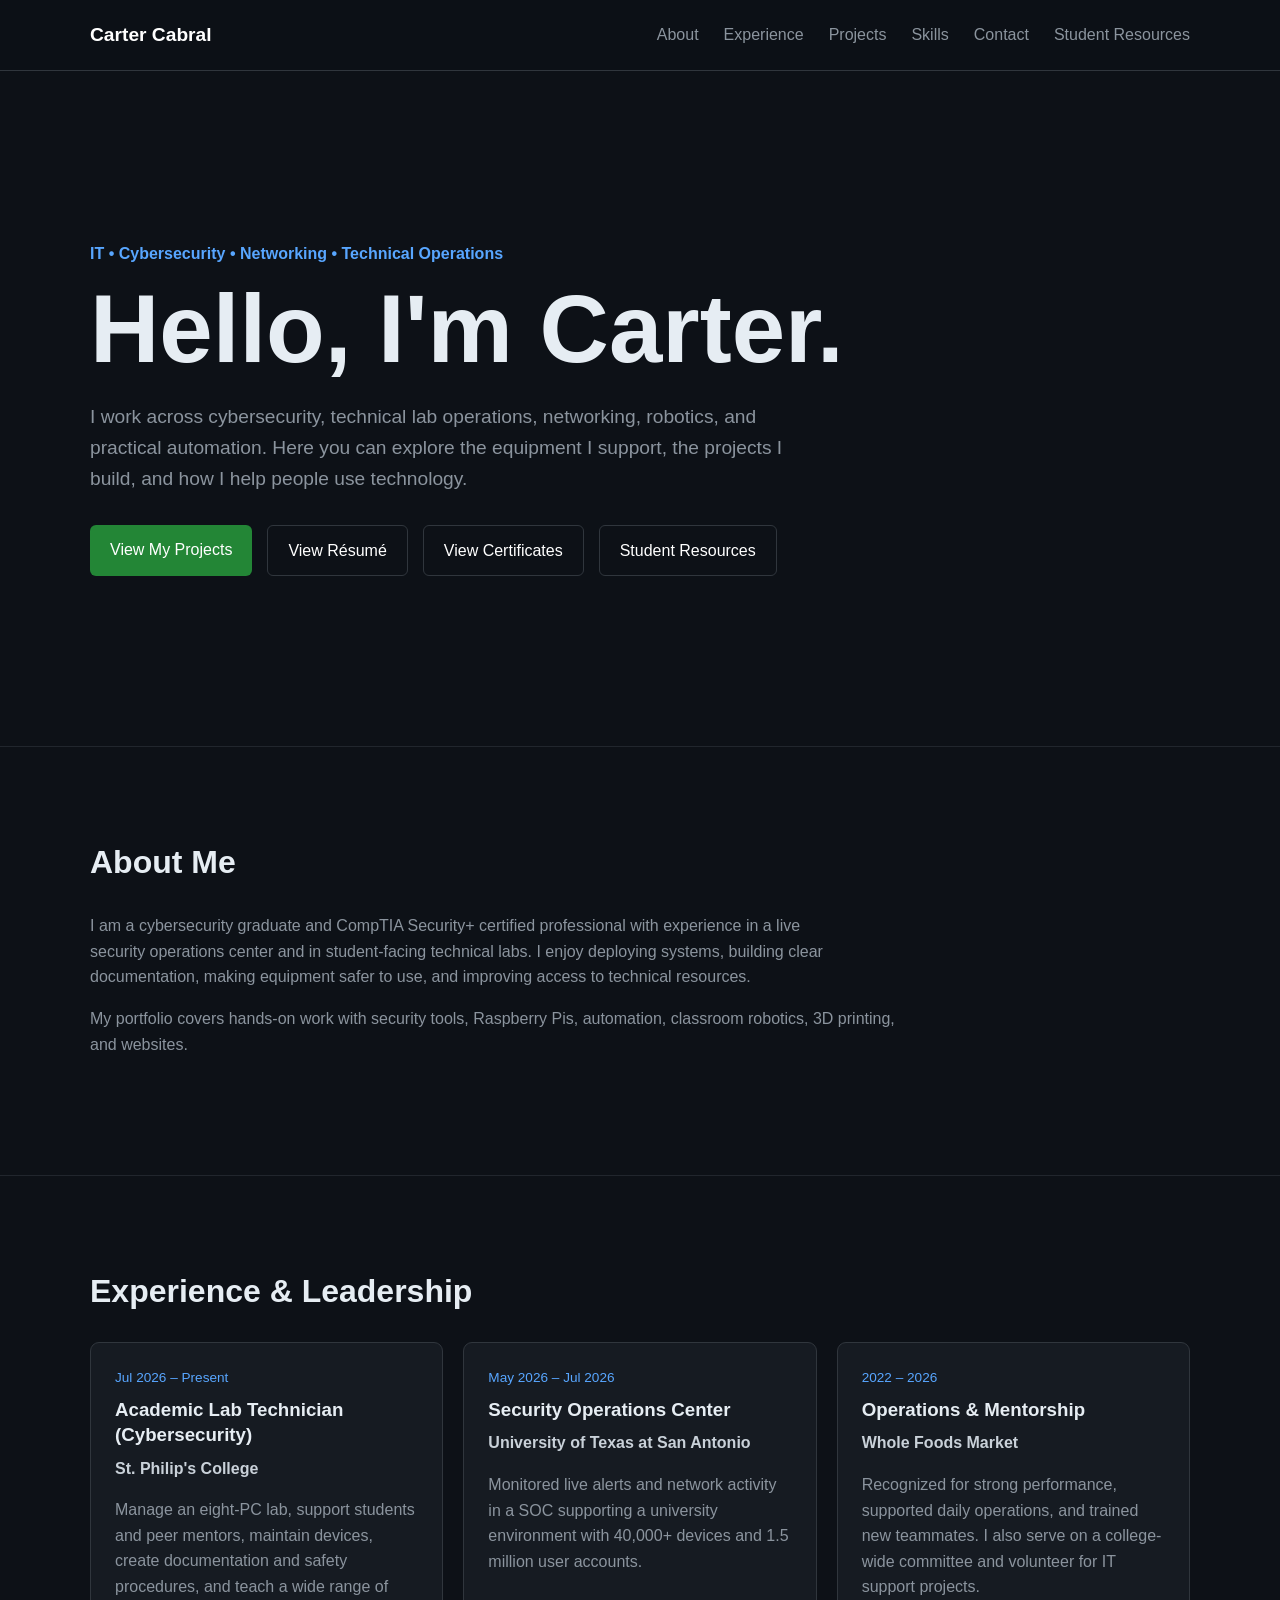
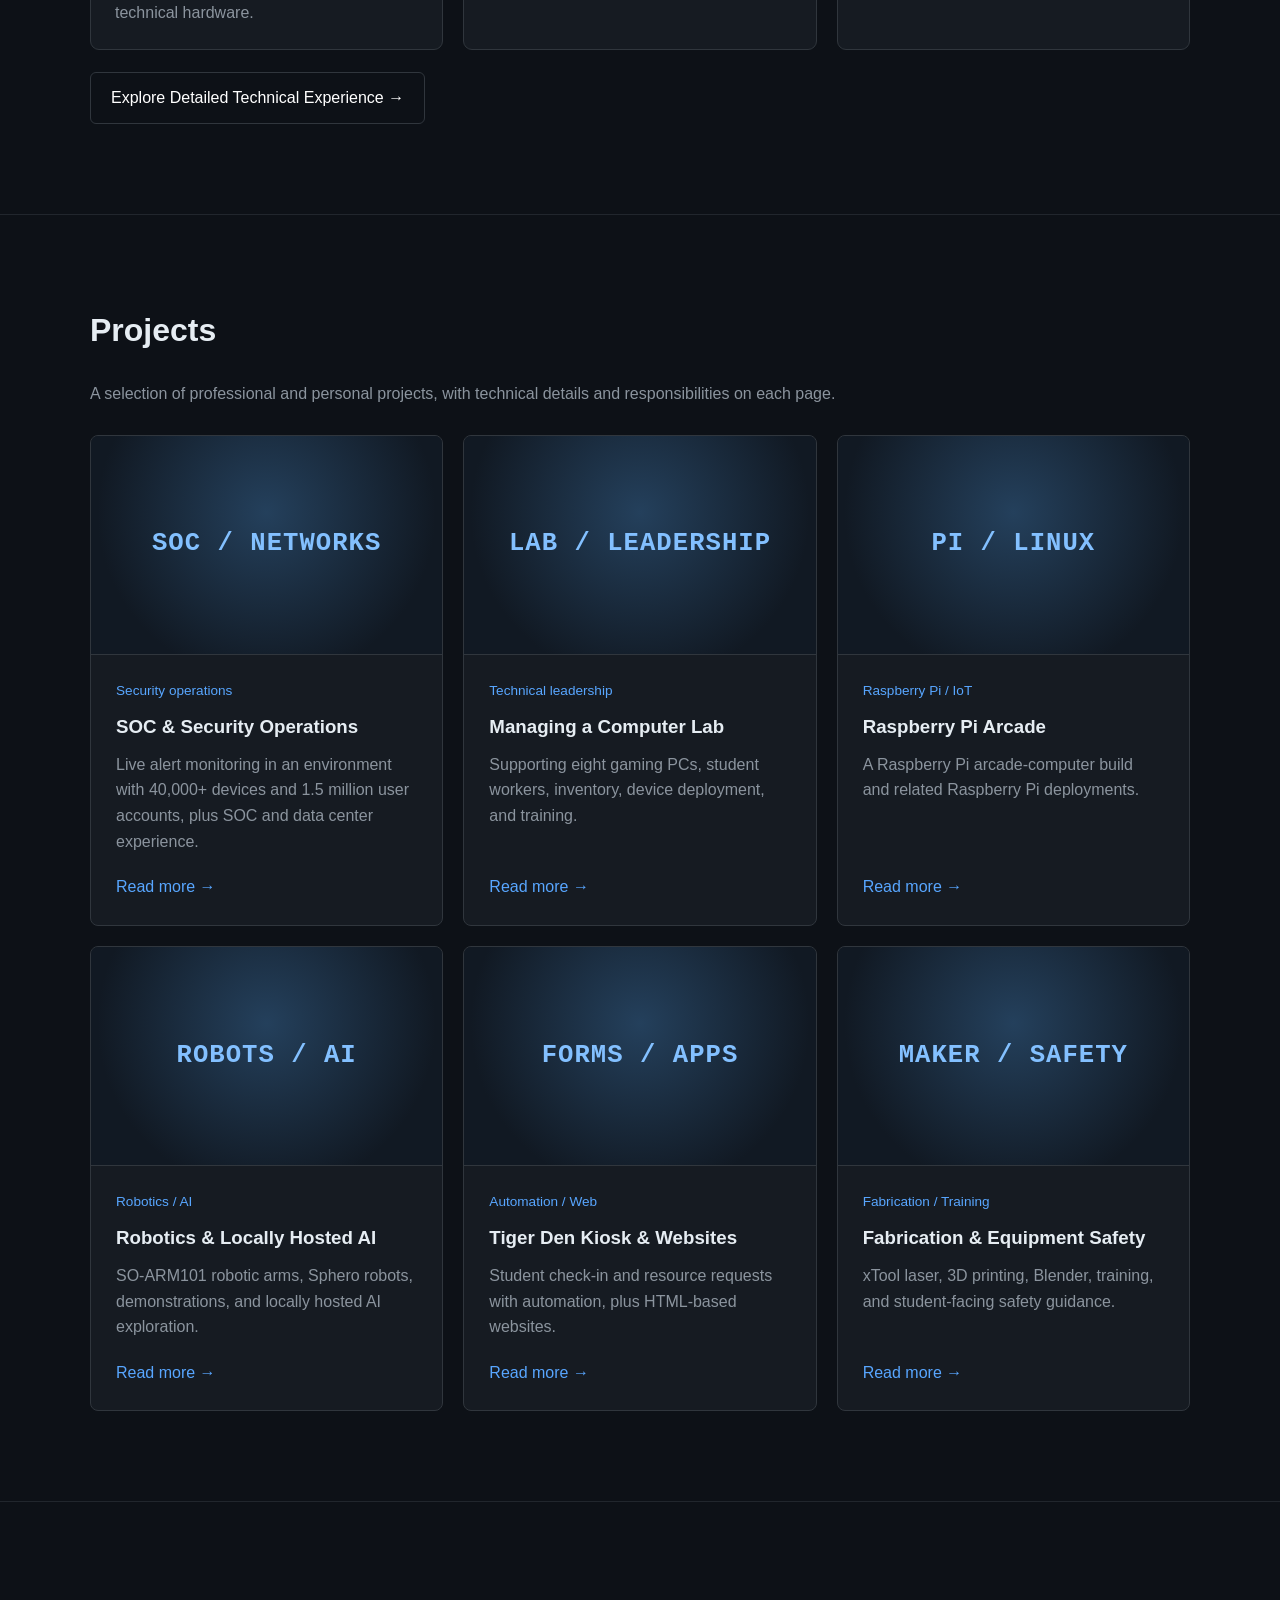
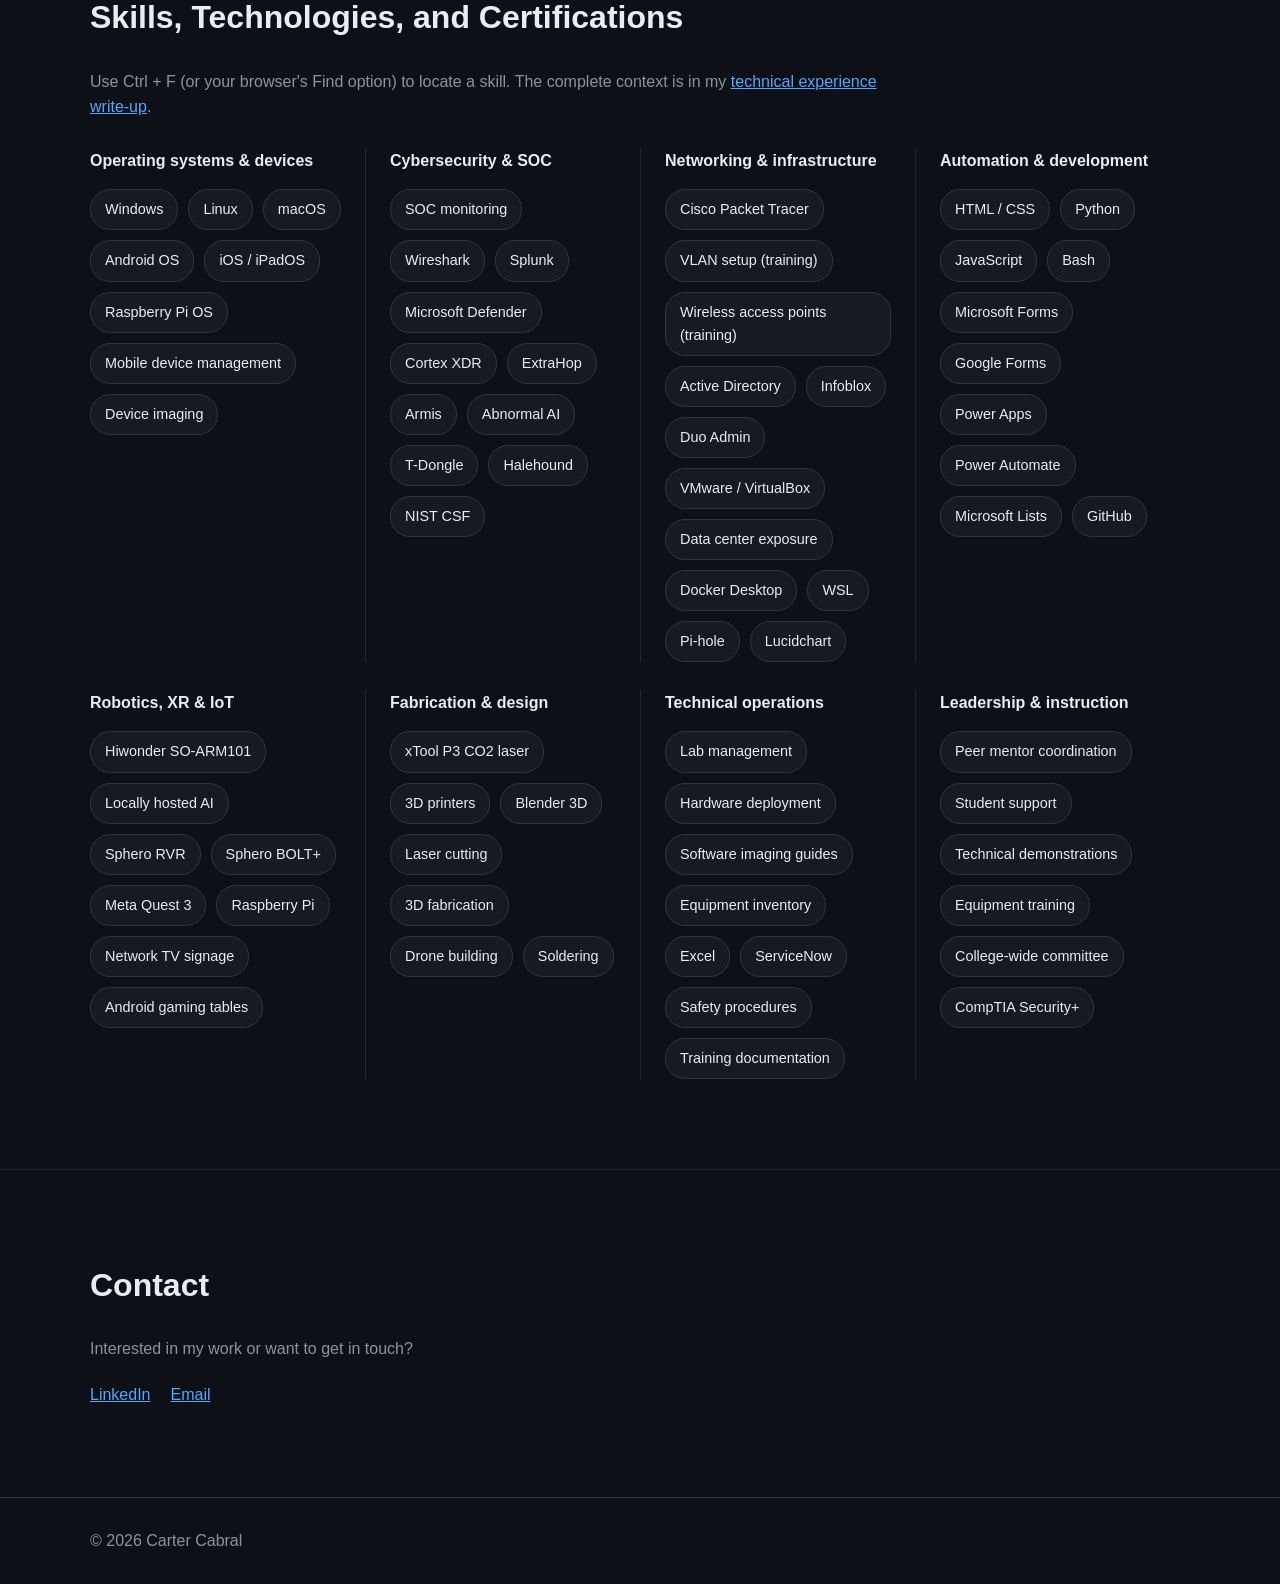
<file: index.html>
<!DOCTYPE html>
<html lang="en"><head><meta charset="utf-8"><meta name="viewport" content="width=device-width, initial-scale=1.0">
<meta name="description" content="Cybersecurity, lab operations, robotics, networking, and technical projects by Carter Cabral."><title>Portfolio | Carter Cabral</title>
<link rel="stylesheet" href="styles.css"><link rel="stylesheet" href="portfolio-enhancements.css">
</head><body><header><nav class="container" aria-label="Main navigation">
<a class="logo" href="#">Carter Cabral</a>
<div class="nav-links"><a href="#about">About</a><a href="#experience">Experience</a><a href="#projects">Projects</a><a href="#skills">Skills</a><a href="#contact">Contact</a><a class="student-resources-link" href="resources/">Student Resources</a></div>
</nav></header><main>
<section class="hero container">
<p class="eyebrow">IT • Cybersecurity • Networking • Technical Operations</p>
<h1>Hello, I'm Carter.</h1>
<p class="hero-description">I work across cybersecurity, technical lab operations, networking, robotics, and practical automation. Here you can explore the equipment I support, the projects I build, and how I help people use technology.</p>
<div class="hero-buttons"><a class="button primary" href="#projects">View My Projects</a>
<a class="button secondary" href="resources/pdf/Carter_Cabral_Resume_2026-11-26.pdf" target="_blank" rel="noopener">View Résumé</a>
<a class="button secondary" href="resources/pdf/List_of_Certificates.pdf" target="_blank" rel="noopener" >View Certificates</a>
<a class="button secondary student-resource-cta" href="resources/">Student Resources</a></div>
</section>
<section id="about" class="section"><div class="container"><h2>About Me</h2>
<p>I am a cybersecurity graduate and CompTIA Security+ certified professional with experience in a live security operations center and in student-facing technical labs. I enjoy deploying systems, building clear documentation, making equipment safer to use, and improving access to technical resources.</p>
<p class="section-support">My portfolio covers hands-on work with security tools, Raspberry Pis, automation, classroom robotics, 3D printing, and websites.</p></div></section>
<section id="experience" class="section"><div class="container"><h2>Experience &amp; Leadership</h2>
<div class="experience-card-grid">
<article class="experience-card"><p class="project-type">Jul 2026 – Present</p><h3>Academic Lab Technician (Cybersecurity)</h3><p class="experience-company">St. Philip's College</p><p>Manage an eight-PC lab, support students and peer mentors, maintain devices, create documentation and safety procedures, and teach a wide range of technical hardware.</p></article>
<article class="experience-card"><p class="project-type">May 2026 – Jul 2026</p><h3>Security Operations Center</h3><p class="experience-company">University of Texas at San Antonio</p><p>Monitored live alerts and network activity in a SOC supporting a university environment with 40,000+ devices and 1.5 million user accounts.</p></article>
<article class="experience-card"><p class="project-type">2022 – 2026</p><h3>Operations &amp; Mentorship</h3><p class="experience-company">Whole Foods Market</p><p>Recognized for strong performance, supported daily operations, and trained new teammates. I also serve on a college-wide committee and volunteer for IT support projects.</p></article>
</div><p class="experience-cta"><a class="button secondary" href="experience.html">Explore Detailed Technical Experience →</a></p></div></section>
<section id="projects" class="section"><div class="container"><h2>Projects</h2>
<p class="section-support">A selection of professional and personal projects, with technical details and responsibilities on each page.</p>
<div class="project-grid"><article class="project-card with-preview">
<div class="project-preview project-preview--text" aria-hidden="true"><span>SOC / NETWORKS</span></div>
<div class="project-card-body"><p class="project-type">Security operations</p><h3>SOC &amp; Security Operations</h3><p>Live alert monitoring in an environment with 40,000+ devices and 1.5 million user accounts, plus SOC and data center experience.</p><a href="projects/cybersecurity.html" aria-label="Read about SOC &amp; Security Operations">Read more →</a></div>
</article><article class="project-card with-preview">
<div class="project-preview project-preview--text" aria-hidden="true"><span>LAB / LEADERSHIP</span></div>
<div class="project-card-body"><p class="project-type">Technical leadership</p><h3>Managing a Computer Lab</h3><p>Supporting eight gaming PCs, student workers, inventory, device deployment, and training.</p><a href="projects/computer-lab.html" aria-label="Read about Managing a Computer Lab">Read more →</a></div>
</article><article class="project-card with-preview">
<div class="project-preview project-preview--text" aria-hidden="true"><span>PI / LINUX</span></div>
<div class="project-card-body"><p class="project-type">Raspberry Pi / IoT</p><h3>Raspberry Pi Arcade</h3><p>A Raspberry Pi arcade-computer build and related Raspberry Pi deployments.</p><a href="projects/raspberry-pi-arcade.html" aria-label="Read about Raspberry Pi Arcade">Read more →</a></div>
</article><article class="project-card with-preview">
<div class="project-preview project-preview--text" aria-hidden="true"><span>ROBOTS / AI</span></div>
<div class="project-card-body"><p class="project-type">Robotics / AI</p><h3>Robotics &amp; Locally Hosted AI</h3><p>SO-ARM101 robotic arms, Sphero robots, demonstrations, and locally hosted AI exploration.</p><a href="experience.html#robotics" aria-label="Read about Robotics &amp; Locally Hosted AI">Read more →</a></div>
</article><article class="project-card with-preview">
<div class="project-preview project-preview--text" aria-hidden="true"><span>FORMS / APPS</span></div>
<div class="project-card-body"><p class="project-type">Automation / Web</p><h3>Tiger Den Kiosk &amp; Websites</h3><p>Student check-in and resource requests with automation, plus HTML-based websites.</p><a href="experience.html#automation" aria-label="Read about Tiger Den Kiosk &amp; Websites">Read more →</a></div>
</article><article class="project-card with-preview">
<div class="project-preview project-preview--text" aria-hidden="true"><span>MAKER / SAFETY</span></div>
<div class="project-card-body"><p class="project-type">Fabrication / Training</p><h3>Fabrication &amp; Equipment Safety</h3><p>xTool laser, 3D printing, Blender, training, and student-facing safety guidance.</p><a href="experience.html#fabrication" aria-label="Read about Fabrication &amp; Equipment Safety">Read more →</a></div>
</article></div></div></section>
<section id="skills" class="section"><div class="container"><h2>Skills, Technologies, and Certifications</h2>
<p class="section-support">Use Ctrl + F (or your browser's Find option) to locate a skill. The complete context is in my <a href="experience.html">technical experience write-up</a>.</p>
<div class="skills-grid"><div class="skill-group"><h3>Operating systems &amp; devices</h3><ul class="skills"><li>Windows</li><li>Linux</li><li>macOS</li><li>Android OS</li><li>iOS / iPadOS</li><li>Raspberry Pi OS</li><li>Mobile device management</li><li>Device imaging</li></ul></div><div class="skill-group"><h3>Cybersecurity &amp; SOC</h3><ul class="skills"><li>SOC monitoring</li><li>Wireshark</li><li>Splunk</li><li>Microsoft Defender</li><li>Cortex XDR</li><li>ExtraHop</li><li>Armis</li><li>Abnormal AI</li><li>T-Dongle</li><li>Halehound</li><li>NIST CSF</li></ul></div><div class="skill-group"><h3>Networking &amp; infrastructure</h3><ul class="skills"><li>Cisco Packet Tracer</li><li>VLAN setup (training)</li><li>Wireless access points (training)</li><li>Active Directory</li><li>Infoblox</li><li>Duo Admin</li><li>VMware / VirtualBox</li><li>Data center exposure</li><li>Docker Desktop</li><li>WSL</li><li>Pi-hole</li><li>Lucidchart</li></ul></div><div class="skill-group"><h3>Automation &amp; development</h3><ul class="skills"><li>HTML / CSS</li><li>Python</li><li>JavaScript</li><li>Bash</li><li>Microsoft Forms</li><li>Google Forms</li><li>Power Apps</li><li>Power Automate</li><li>Microsoft Lists</li><li>GitHub</li></ul></div><div class="skill-group"><h3>Robotics, XR &amp; IoT</h3><ul class="skills"><li>Hiwonder SO-ARM101</li><li>Locally hosted AI</li><li>Sphero RVR</li><li>Sphero BOLT+</li><li>Meta Quest 3</li><li>Raspberry Pi</li><li>Network TV signage</li><li>Android gaming tables</li></ul></div><div class="skill-group"><h3>Fabrication &amp; design</h3><ul class="skills"><li>xTool P3 CO2 laser</li><li>3D printers</li><li>Blender 3D</li><li>Laser cutting</li><li>3D fabrication</li><li>Drone building</li><li>Soldering</li></ul></div><div class="skill-group"><h3>Technical operations</h3><ul class="skills"><li>Lab management</li><li>Hardware deployment</li><li>Software imaging guides</li><li>Equipment inventory</li><li>Excel</li><li>ServiceNow</li><li>Safety procedures</li><li>Training documentation</li></ul></div><div class="skill-group"><h3>Leadership &amp; instruction</h3><ul class="skills"><li>Peer mentor coordination</li><li>Student support</li><li>Technical demonstrations</li><li>Equipment training</li><li>College-wide committee</li><li>CompTIA Security+</li></ul></div></div></div></section>
<section id="contact" class="section"><div class="container"><h2>Contact</h2><p>Interested in my work or want to get in touch?</p><div class="contact-links"><a href="https://www.linkedin.com/in/carter-cabral-80427b279">LinkedIn</a><a href="#">Email</a></div></div></section>
</main><footer><div class="container"><p>© 2026 Carter Cabral</p></div></footer></body></html>
</file>
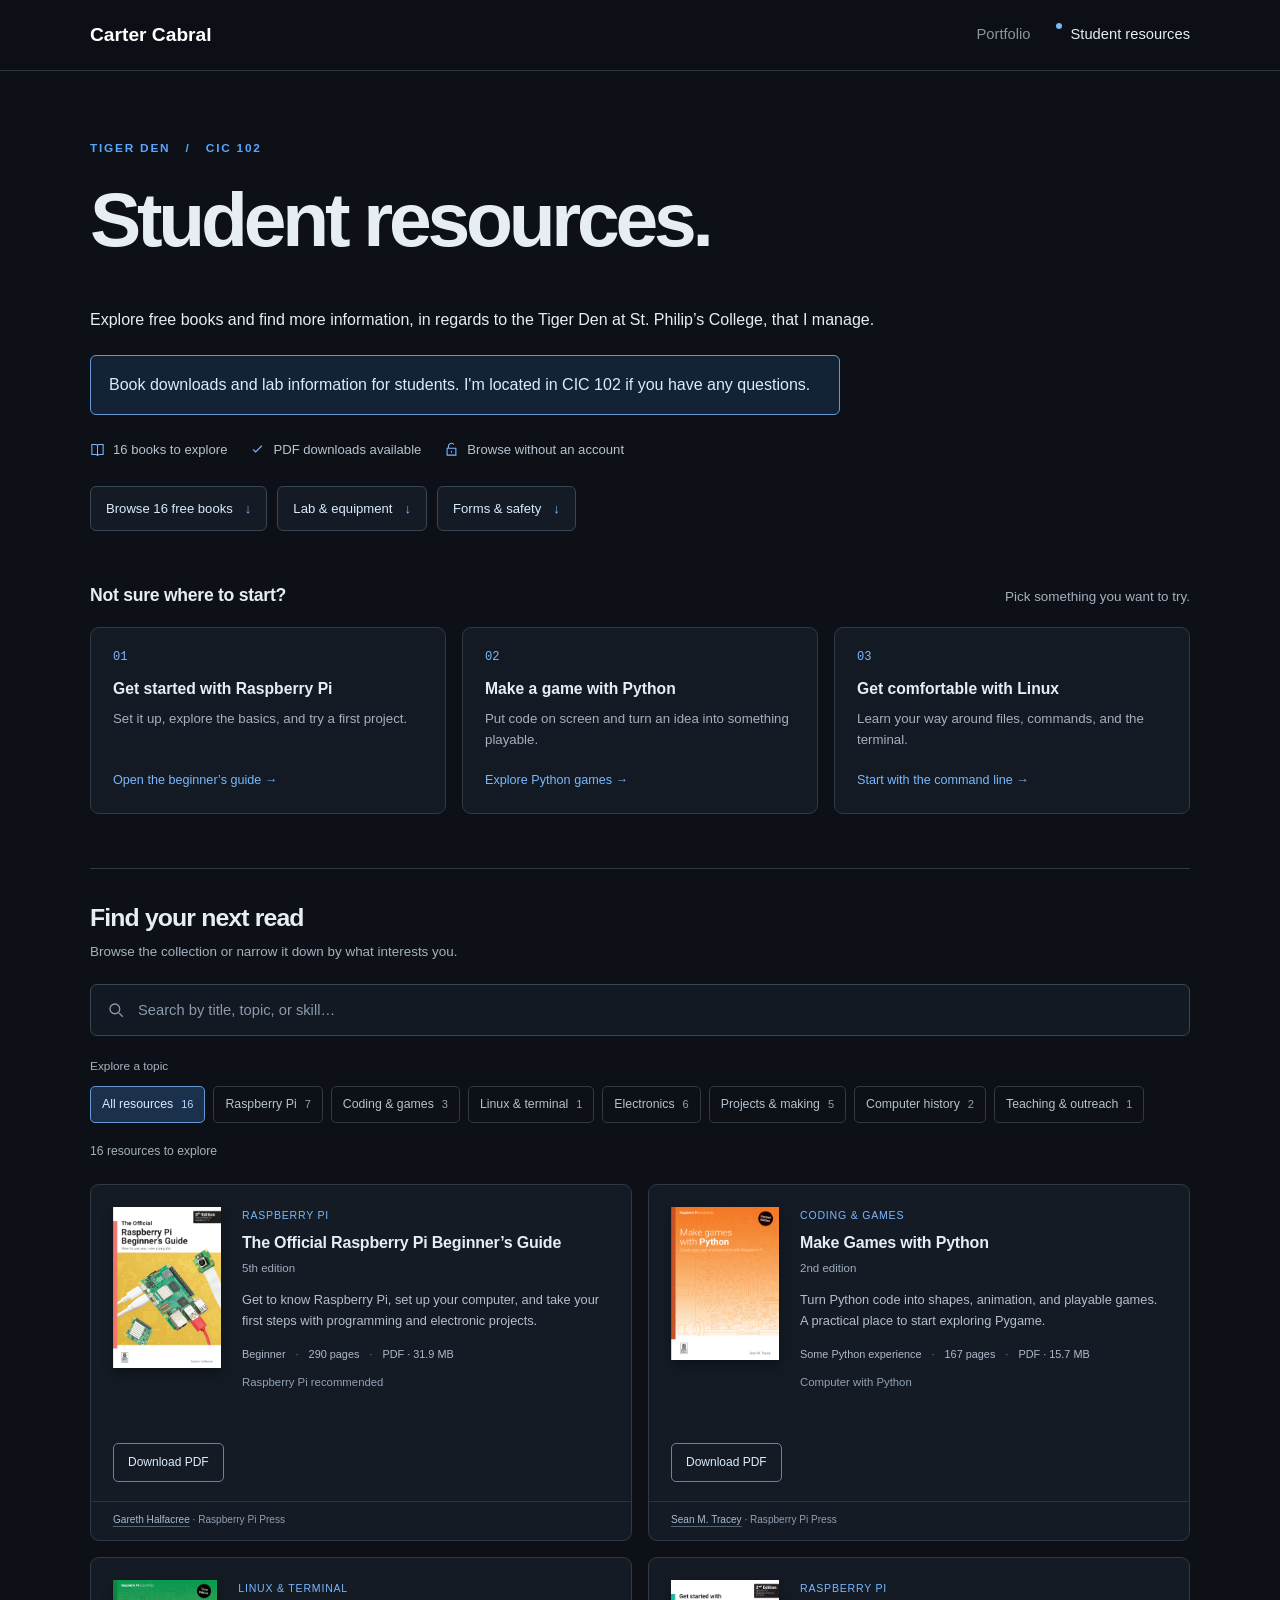
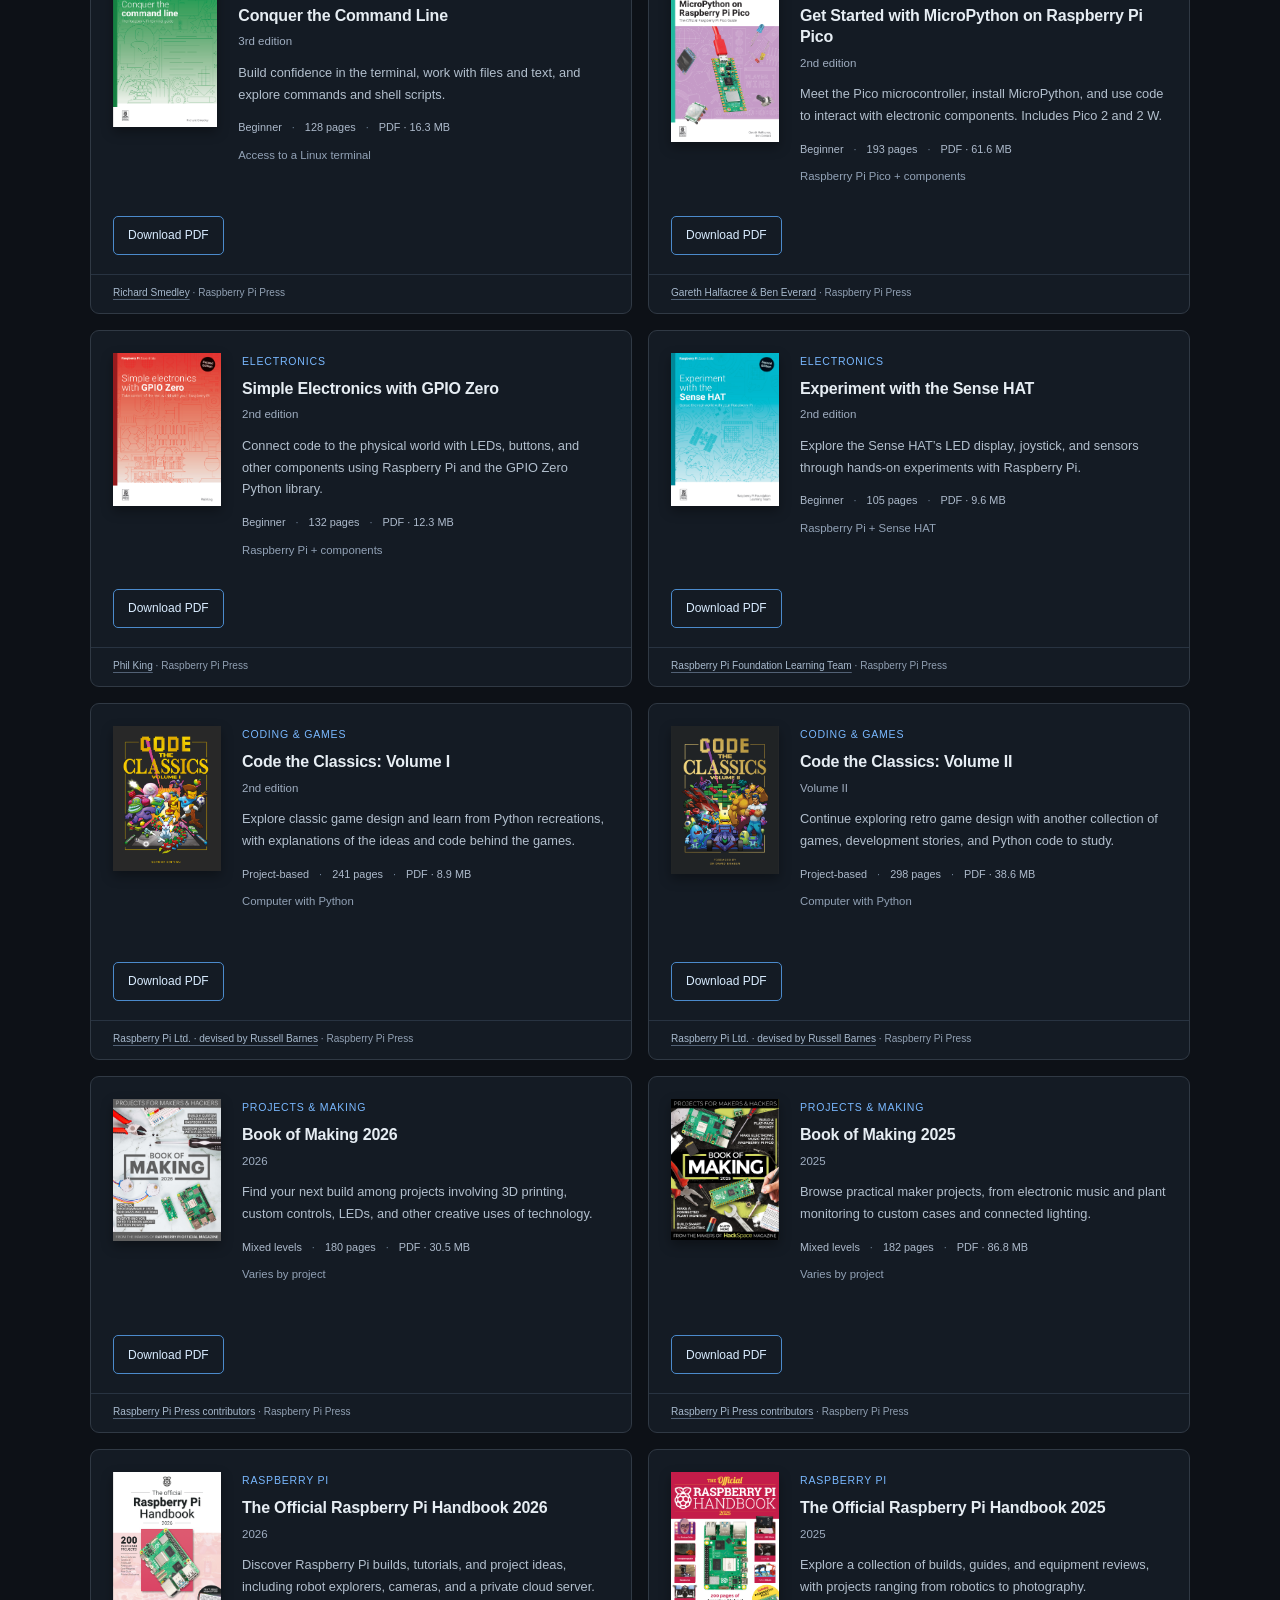
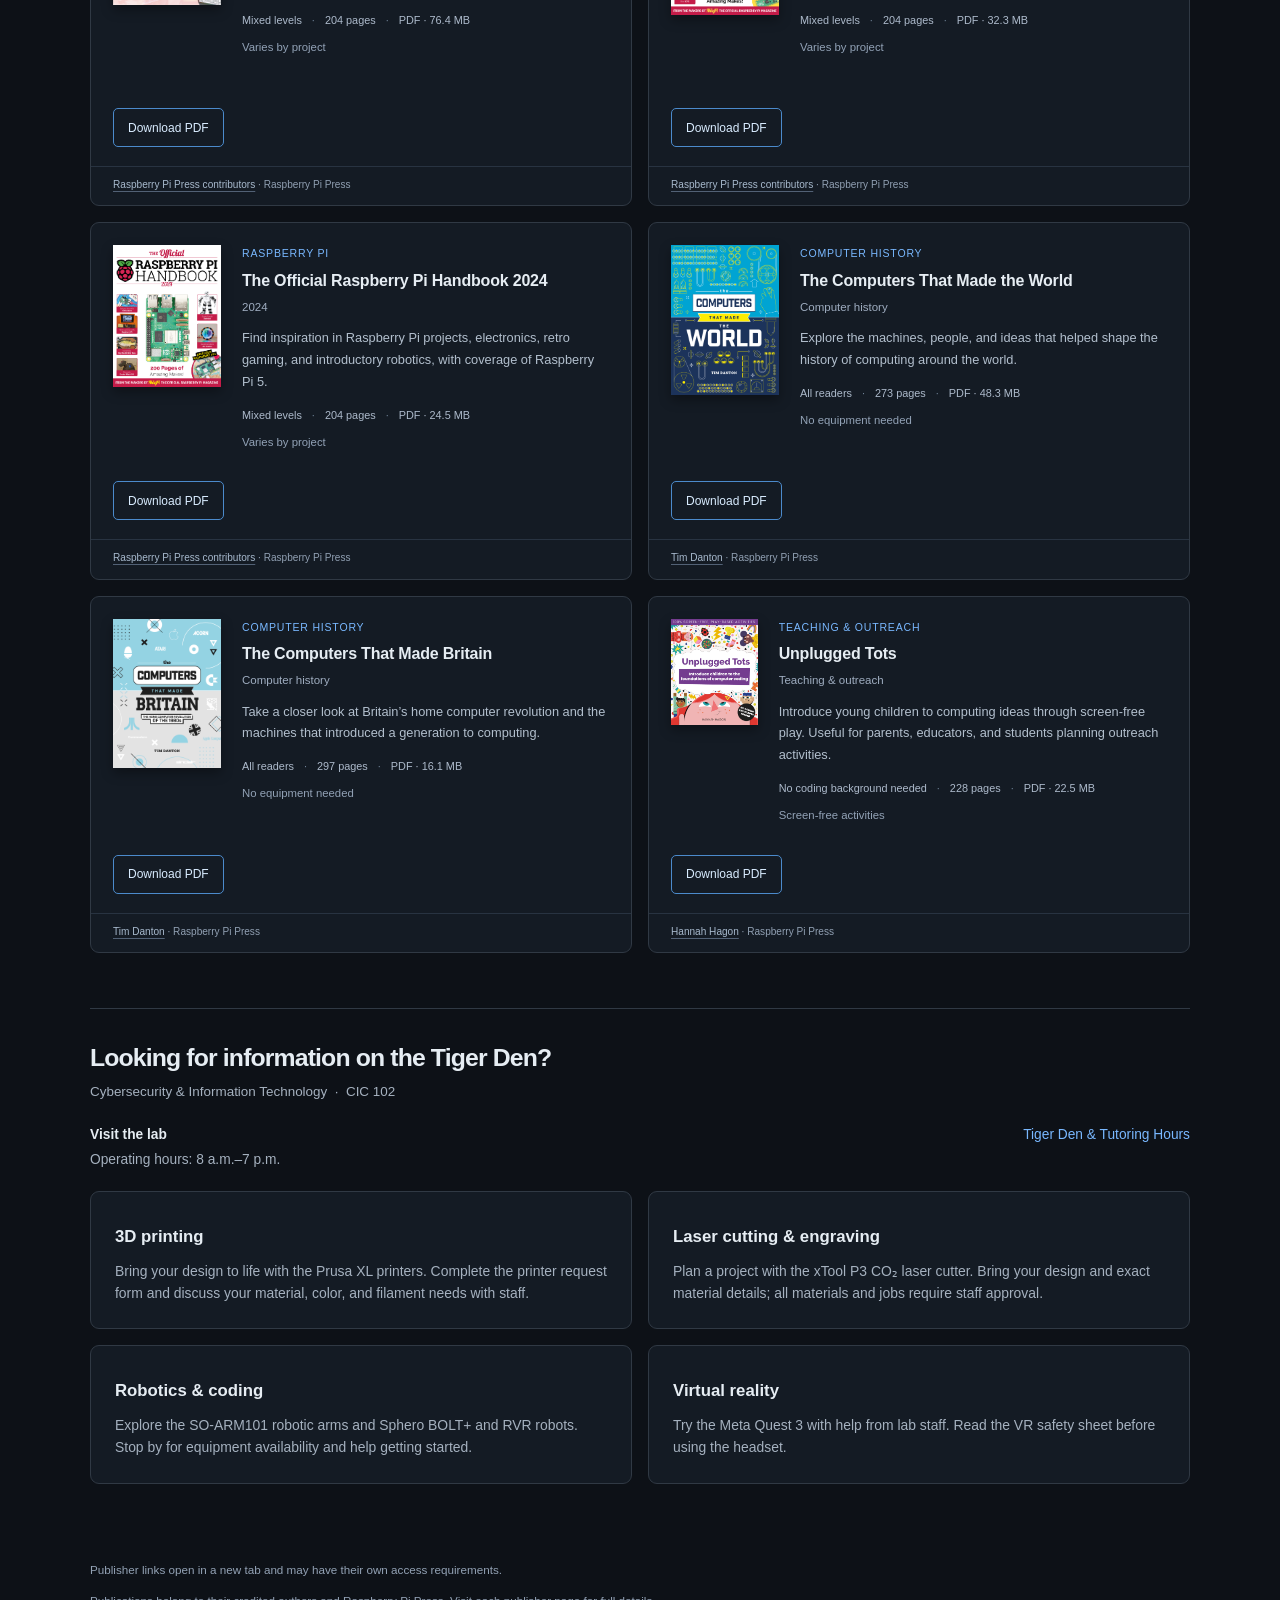
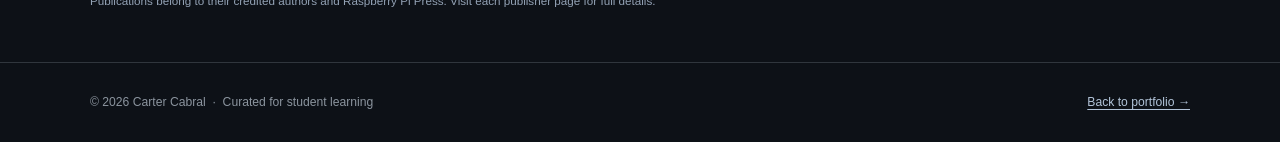
<file: resources/index.html>
<!DOCTYPE html>
<html lang="en">
<head>
  <meta charset="UTF-8">
  <meta name="viewport" content="width=device-width, initial-scale=1.0">
  <meta name="description" content="Tiger Den student resources: free books, lab equipment, request forms, and safety guides. Find us in CIC 102 at St. Philip’s College.">
  <meta name="theme-color" content="#0d1117">
  <meta property="og:title" content="Student Resources | Carter Cabral">
  <meta property="og:description" content="Free books. Practical projects. Find a place to start with coding, Raspberry Pi, electronics, and more.">
  <meta property="og:type" content="website">
  <meta property="og:url" content="https://cartercabral.com/resources/">
  <link rel="canonical" href="https://cartercabral.com/resources/">
  <title>Student Resources | Carter Cabral</title>
  <link rel="stylesheet" href="../styles.css">
  <link rel="stylesheet" href="resources.css">
  <script src="resources.js" defer></script>
</head>
<body class="resource-page">
  <a class="skip-link" href="#main">Skip to resources</a>
  <header>
    <nav class="container resource-nav" aria-label="Main navigation">
      <a class="logo" href="../">Carter Cabral</a>
      <div class="nav-links">
        <a href="../">Portfolio</a>
        <a href="./" aria-current="page">Student resources</a>
      </div>
    </nav>
  </header>

  <main id="main" class="container">
    <section class="resource-hero" aria-labelledby="page-title">
      <p class="eyebrow">Tiger Den &nbsp; / &nbsp; CIC 102</p>
      <h1 id="page-title">Student resources.</h1>  
      </strong><br>Explore free books and find more information, in regards to the Tiger Den at St. Philip’s College, that I manage.</p>
      <p role="status" style="margin:22px 0 0;padding:16px 18px;border:1px solid #6598d3;border-radius:6px;color:#d9ebff;background:#142236;max-width:750px;">Book downloads and lab information for students. I'm located in CIC 102 if you have any questions.</p>
      <div class="collection-facts" aria-label="About this collection">
        <span><svg class="fact-icon" viewBox="0 0 24 24" fill="none" stroke="currentColor" stroke-width="1.7" aria-hidden="true"><path d="M3 4h6a4 4 0 0 1 3 1.5A4 4 0 0 1 15 4h6v16h-6a4 4 0 0 0-3 1.5A4 4 0 0 0 9 20H3Z"/><path d="M12 5.5v16"/></svg>16 books to explore</span>
        <span><svg class="fact-icon" viewBox="0 0 24 24" fill="none" stroke="currentColor" stroke-width="1.7" aria-hidden="true"><path d="m5 12 4 4L19 6"/></svg>PDF downloads available</span>
        <span><svg class="fact-icon" viewBox="0 0 24 24" fill="none" stroke="currentColor" stroke-width="1.7" aria-hidden="true"><path d="M7 10V7a5 5 0 0 1 9-3M5 10h14v11H5Z"/><path d="M12 14v3"/></svg>Browse without an account</span>
      </div>
      <nav class="resource-shortcuts" aria-label="On this page">
        <a href="#library">Browse 16 free books <span aria-hidden="true">&darr;</span></a>
        <a href="#lab-equipment">Lab &amp; equipment <span aria-hidden="true">&darr;</span></a>
        <a href="#forms-safety">Forms &amp; safety <span aria-hidden="true">&darr;</span></a>
      </nav>
    </section>

    <section class="starting-points" aria-labelledby="start-title">
      <div class="section-heading"><h2 id="start-title">Not sure where to start?</h2><p>Pick something you want to try.</p></div>
      <div class="pathways">
        <a class="pathway" href="#raspberry-pi-beginners-guide" data-start-resource="raspberry-pi-beginners-guide">
          <span class="pathway-number" aria-hidden="true">01</span>
          <h3>Get started with Raspberry Pi</h3>
          <p>Set it up, explore the basics, and try a first project.</p>
          <span class="pathway-link">Open the beginner’s guide &rarr;</span>
        </a>
        <a class="pathway" href="#make-games-with-python" data-start-resource="make-games-with-python">
          <span class="pathway-number" aria-hidden="true">02</span>
          <h3>Make a game with Python</h3>
          <p>Put code on screen and turn an idea into something playable.</p>
          <span class="pathway-link">Explore Python games &rarr;</span>
        </a>
        <a class="pathway" href="#conquer-the-command-line" data-start-resource="conquer-the-command-line">
          <span class="pathway-number" aria-hidden="true">03</span>
          <h3>Get comfortable with Linux</h3>
          <p>Learn your way around files, commands, and the terminal.</p>
          <span class="pathway-link">Start with the command line &rarr;</span>
        </a>
      </div>
    </section>

    <section id="library" class="library-section" aria-labelledby="library-title">
      <div class="library-topline"><h2 id="library-title">Find your next read</h2><p>Browse the collection or narrow it down by what interests you.</p></div>
      <div id="resource-controls" hidden>
        <form id="resource-search-form" role="search" aria-label="Search student resources">
          <label class="sr-only" for="resource-search">Search by title, topic, or skill</label>
          <div class="search-box">
            <svg viewBox="0 0 24 24" fill="none" stroke="currentColor" stroke-width="1.7" aria-hidden="true"><circle cx="10.5" cy="10.5" r="6.5"/><path d="m16 16 5 5"/></svg>
            <input type="search" id="resource-search" name="q" placeholder="Search by title, topic, or skill…" autocomplete="off" aria-controls="resource-grid">
            <button type="button" id="clear-search" class="clear-search" aria-label="Clear search" hidden>&times;</button>
          </div>
        </form>
        <p class="filter-label" id="filter-label">Explore a topic</p>
        <div class="topic-filters" role="group" aria-labelledby="filter-label">
            <button class="topic-filter" type="button" data-topic-filter="all" aria-pressed="true">All resources <span>16</span></button>
            <button class="topic-filter" type="button" data-topic-filter="raspberry-pi" aria-pressed="false">Raspberry Pi <span>7</span></button>
            <button class="topic-filter" type="button" data-topic-filter="coding-games" aria-pressed="false">Coding &amp; games <span>3</span></button>
            <button class="topic-filter" type="button" data-topic-filter="linux" aria-pressed="false">Linux &amp; terminal <span>1</span></button>
            <button class="topic-filter" type="button" data-topic-filter="electronics" aria-pressed="false">Electronics <span>6</span></button>
            <button class="topic-filter" type="button" data-topic-filter="making" aria-pressed="false">Projects &amp; making <span>5</span></button>
            <button class="topic-filter" type="button" data-topic-filter="history" aria-pressed="false">Computer history <span>2</span></button>
            <button class="topic-filter" type="button" data-topic-filter="teaching" aria-pressed="false">Teaching &amp; outreach <span>1</span></button>
        </div>
      </div>
      <div class="results-bar">
        <p id="resource-count" role="status" aria-live="polite" aria-atomic="true">16 resources to explore</p>
        <button type="button" id="reset-filters" class="text-button" hidden>Clear filters</button>
      </div>
      <noscript><p class="no-script-note">All books are listed below. Search and topic filters are available when JavaScript is enabled.</p></noscript>
      <div id="resource-grid" class="resource-grid">
        <article class="resource-card" id="raspberry-pi-beginners-guide" data-resource data-topics="raspberry-pi electronics" data-search="The Official Raspberry Pi Beginner’s Guide 5th edition Get to know Raspberry Pi, set up your computer, and take your first steps with programming and electronic projects. start setup scratch python gpio pi 5 Gareth Halfacree Raspberry Pi recommended Raspberry Pi Electronics" aria-labelledby="title-raspberry-pi-beginners-guide">
          <div class="book-main">
            <a
              class="cover-link" href="pdf/officialraspberrypibeginnersguide5thedition2023.pdf" download> <img
              class="book-cover" src="images/TheOfficialRaspberryPiBeginnersGuide.png" alt="The Official Raspberry Pi Beginners Guide book cover" loading="lazy"
              >
            </a>
            <div class="book-content">
              <p class="book-topic">Raspberry Pi</p>
              <h3 id="title-raspberry-pi-beginners-guide">The Official Raspberry Pi Beginner’s Guide</h3>
              <p class="book-edition">5th edition</p>
              <p class="book-description">Get to know Raspberry Pi, set up your computer, and take your first steps with programming and electronic projects.</p>
              <p class="book-specs"><span>Beginner</span><span>290 pages</span><span>PDF · 31.9 MB</span></p>
              <p class="book-hardware">Raspberry Pi recommended</p>
            </div>
          </div>
          <div class="book-actions"><a class="pdf-action" href="pdf/officialraspberrypibeginnersguide5thedition2023.pdf" download> Download PDF</a></div>
          <p class="book-credit"><a href="https://magazine.raspberrypi.com/books/beginners-guide-5th-ed-buy-now" target="_blank" rel="noopener" aria-label="Publisher information for The Official Raspberry Pi Beginner’s Guide (new tab)">Gareth Halfacree</a> · Raspberry Pi Press</p>
        </article>
        <article class="resource-card" id="make-games-with-python" data-resource data-topics="coding-games" data-search="Make Games with Python 2nd edition Turn Python code into shapes, animation, and playable games. A practical place to start exploring Pygame. programming pygame coding game development animation Sean M. Tracey Computer with Python Coding &amp; games" aria-labelledby="title-make-games-with-python">
          <div class="book-main">
            <a class="cover-link"
              href="pdf/makegameswithpython.pdf"
              download>
              <img
                class="book-cover"
                src="images/MakeGamesWithPython.png"
                alt="Make Games With Python book cover"
                loading="lazy"
              >
            </a>
            <div class="book-content">
              <p class="book-topic">Coding &amp; games</p>
              <h3 id="title-make-games-with-python">Make Games with Python</h3>
              <p class="book-edition">2nd edition</p>
              <p class="book-description">Turn Python code into shapes, animation, and playable games. A practical place to start exploring Pygame.</p>
              <p class="book-specs"><span>Some Python experience</span><span>167 pages</span><span>PDF · 15.7 MB</span></p>
              <p class="book-hardware">Computer with Python</p>
            </div>
          </div>
          <div class="book-actions"><a class="pdf-action" href="pdf/makegameswithpython.pdf" download> Download PDF</a></div>
          <p class="book-credit"><a href="https://magazine.raspberrypi.com/books/make-games-with-python-2nd-edition" target="_blank" rel="noopener" aria-label="Publisher information for Make Games with Python (new tab)">Sean M. Tracey</a> · Raspberry Pi Press</p>
        </article>
        <article class="resource-card" id="conquer-the-command-line" data-resource data-topics="linux" data-search="Conquer the Command Line 3rd edition Build confidence in the terminal, work with files and text, and explore commands and shell scripts. bash shell linux cli terminal scripting networking files Richard Smedley Access to a Linux terminal Linux &amp; terminal" aria-labelledby="title-conquer-the-command-line">
          <div class="book-main">
            <a class="cover=link" href="pdf/conquerthecommandline.pdf" download> <img
              class="book-cover" src="images/ConquerTheCommandLine.png" alt="Conquer The Command Line book cover" loading="lazy" >
            </a>
            <div class="book-content">
              <p class="book-topic">Linux &amp; terminal</p>
              <h3 id="title-conquer-the-command-line">Conquer the Command Line</h3>
              <p class="book-edition">3rd edition</p>
              <p class="book-description">Build confidence in the terminal, work with files and text, and explore commands and shell scripts.</p>
              <p class="book-specs"><span>Beginner</span><span>128 pages</span><span>PDF · 16.3 MB</span></p>
              <p class="book-hardware">Access to a Linux terminal</p>
            </div>
          </div>
          <div class="book-actions"><a class="pdf-action" href="pdf/conquerthecommandline.pdf" download> Download PDF </a> </div>
          <p class="book-credit"><a href="https://magazine.raspberrypi.com/books/conquer-the-command-line-3rd-edition" target="_blank" rel="noopener" aria-label="Publisher information for Conquer the Command Line (new tab)">Richard Smedley</a> · Raspberry Pi Press</p>
        </article>
        <article class="resource-card" id="micropython-pico" data-resource data-topics="raspberry-pi electronics" data-search="Get Started with MicroPython on Raspberry Pi Pico 2nd edition Meet the Pico microcontroller, install MicroPython, and use code to interact with electronic components. Includes Pico 2 and 2 W. microcontroller embedded pico 2 w sensors micropython python Gareth Halfacree &amp; Ben Everard Raspberry Pi Pico + components Raspberry Pi Electronics" aria-labelledby="title-micropython-pico">
          <div class="book-main">
            <a class="cover-link" href="pdf/getstartedwithmicropythononraspberrypipico.pdf" download> <img
              class="book-cover" src="images/GetStartedWithMicroPythonRaspberryPi.png" alt="Get Started With MicroPython Raspberry Pi book cover" loading="lazy" >
            </a>
            <div class="book-content">
              <p class="book-topic">Raspberry Pi</p>
              <h3 id="title-micropython-pico">Get Started with MicroPython on Raspberry Pi Pico</h3>
              <p class="book-edition">2nd edition</p>
              <p class="book-description">Meet the Pico microcontroller, install MicroPython, and use code to interact with electronic components. Includes Pico 2 and 2 W.</p>
              <p class="book-specs"><span>Beginner</span><span>193 pages</span><span>PDF · 61.6 MB</span></p>
              <p class="book-hardware">Raspberry Pi Pico + components</p>
            </div>
          </div>
          <div class="book-actions"><a class="pdf-action" href="pdf/getstartedwithmicropythononraspberrypipico.pdf" download> Download PDF</a></div>
          <p class="book-credit"><a href="https://magazine.raspberrypi.com/books/get-started-micropython-pico-2ed" target="_blank" rel="noopener" aria-label="Publisher information for Get Started with MicroPython on Raspberry Pi Pico (new tab)">Gareth Halfacree &amp; Ben Everard</a> · Raspberry Pi Press</p>
        </article>
        <article class="resource-card" id="simple-electronics-gpio-zero" data-resource data-topics="electronics raspberry-pi" data-search="Simple Electronics with GPIO Zero 2nd edition Connect code to the physical world with LEDs, buttons, and other components using Raspberry Pi and the GPIO Zero Python library. circuits breadboard gpio leds buttons sensors python Phil King Raspberry Pi + components Electronics Raspberry Pi" aria-labelledby="title-simple-electronics-gpio-zero">
          <div class="book-main">
                        <a class="cover-link"
            href="pdf/simpleelectronicswithgpiozero.pdf"
            download>
            <img
            class="book-cover"
            src="images/simpleelectronicswithgpiozero.png"
            alt="Simple Electronics with gpizero book cover"
            loading="lazy"
          >
          </a>
            <div class="book-content">
              <p class="book-topic">Electronics</p>
              <h3 id="title-simple-electronics-gpio-zero">Simple Electronics with GPIO Zero</h3>
              <p class="book-edition">2nd edition</p>
              <p class="book-description">Connect code to the physical world with LEDs, buttons, and other components using Raspberry Pi and the GPIO Zero Python library.</p>
              <p class="book-specs"><span>Beginner</span><span>132 pages</span><span>PDF · 12.3 MB</span></p>
              <p class="book-hardware">Raspberry Pi + components</p>
            </div>
          </div>
          <div class="book-actions"><a class="pdf-action" href="pdf/simpleelectronicswithgpiozero.pdf" download> Download PDF</a> </div>
          <p class="book-credit"><a href="https://magazine.raspberrypi.com/books/simple-electronics-with-gpio-zero-2nd-edition" target="_blank" rel="noopener" aria-label="Publisher information for Simple Electronics with GPIO Zero (new tab)">Phil King</a> · Raspberry Pi Press</p>
        </article>
        <article class="resource-card" id="experiment-sense-hat" data-resource data-topics="electronics raspberry-pi" data-search="Experiment with the Sense HAT 2nd edition Explore the Sense HAT’s LED display, joystick, and sensors through hands-on experiments with Raspberry Pi. sensors temperature humidity led matrix joystick space python Raspberry Pi Foundation Learning Team Raspberry Pi + Sense HAT Electronics Raspberry Pi" aria-labelledby="title-experiment-sense-hat">
          <div class="book-main">

            <a class="cover-link"
            href="pdf/experimentwiththesensehat.pdf"
            download>
            <img
            class="book-cover"
            src="images/ExperimentWithSensHat.png"
            alt="Experiment With Sense Hat book cover"
            loading="lazy"
          >
          </a>
            <div class="book-content">
              <p class="book-topic">Electronics</p>
              <h3 id="title-experiment-sense-hat">Experiment with the Sense HAT</h3>
              <p class="book-edition">2nd edition</p>
              <p class="book-description">Explore the Sense HAT’s LED display, joystick, and sensors through hands-on experiments with Raspberry Pi.</p>
              <p class="book-specs"><span>Beginner</span><span>105 pages</span><span>PDF · 9.6 MB</span></p>
              <p class="book-hardware">Raspberry Pi + Sense HAT</p>
            </div>
          </div>
          <div class="book-actions"><a class="pdf-action" href="pdf/experimentwiththesensehat.pdf" download> Download PDF</a></div>
          <p class="book-credit"><a href="https://magazine.raspberrypi.com/books/experiment-with-the-sense-hat-2nd-edition" target="_blank" rel="noopener" aria-label="Publisher information for Experiment with the Sense HAT (new tab)">Raspberry Pi Foundation Learning Team</a> · Raspberry Pi Press</p>
        </article>
        <article class="resource-card" id="code-classics-one" data-resource data-topics="coding-games" data-search="Code the Classics: Volume I 2nd edition Explore classic game design and learn from Python recreations, with explanations of the ideas and code behind the games. retro arcade pygame zero game development programming Raspberry Pi Ltd. · devised by Russell Barnes Computer with Python Coding &amp; games" aria-labelledby="title-code-classics-one">
          <div class="book-main">
            <a class="cover-link" href="pdf/codetheclassicsvolumei2ndedition.pdf" download> <img
              class="book-cover" src="images/codetheclassicsvolumei2ndedition.png" alt="Code The Classics Volume 1 book cover" loading="lazy" >
            </a>
            <div class="book-content">
              <p class="book-topic">Coding &amp; games</p>
              <h3 id="title-code-classics-one">Code the Classics: Volume I</h3>
              <p class="book-edition">2nd edition</p>
              <p class="book-description">Explore classic game design and learn from Python recreations, with explanations of the ideas and code behind the games.</p>
              <p class="book-specs"><span>Project-based</span><span>241 pages</span><span>PDF · 8.9 MB</span></p>
              <p class="book-hardware">Computer with Python</p>
            </div>
          </div>
          <div class="book-actions"><a class="pdf-action" href="pdf/codetheclassicsvolumei2ndedition.pdf" download> Download PDF </a></div>
          <p class="book-credit"><a href="https://magazine.raspberrypi.com/books/code-the-classics-vol-I-2ed" target="_blank" rel="noopener" aria-label="Publisher information for Code the Classics: Volume I (new tab)">Raspberry Pi Ltd. · devised by Russell Barnes</a> · Raspberry Pi Press</p>
        </article>
        <article class="resource-card" id="code-classics-two" data-resource data-topics="coding-games" data-search="Code the Classics: Volume II Volume II Continue exploring retro game design with another collection of games, development stories, and Python code to study. retro arcade pygame zero game development programming Raspberry Pi Ltd. · devised by Russell Barnes Computer with Python Coding &amp; games" aria-labelledby="title-code-classics-two">
          <div class="book-main">

            <a
            class="cover-link"
            href="pdf/codetheclassicsvolumeii.pdf"
            download>
            <img
              class="book-cover"
              src="images/CodeTheClassicsVolume2.png"
              alt="Code the Classics Volume 2 book cover"
              loading="lazy"
              >
          </a>

            <div class="book-content">
              <p class="book-topic">Coding &amp; games</p>
              <h3 id="title-code-classics-two">Code the Classics: Volume II</h3>
              <p class="book-edition">Volume II</p>
              <p class="book-description">Continue exploring retro game design with another collection of games, development stories, and Python code to study.</p>
              <p class="book-specs"><span>Project-based</span><span>298 pages</span><span>PDF · 38.6 MB</span></p>
              <p class="book-hardware">Computer with Python</p>
            </div>
          </div>
          <div class="book-actions"><a class="pdf-action" href="pdf/codetheclassicsvolumeii.pdf" download> Download PDF</a> </div>
          <p class="book-credit"><a href="https://magazine.raspberrypi.com/books/code-the-classics-vol-ii" target="_blank" rel="noopener" aria-label="Publisher information for Code the Classics: Volume II (new tab)">Raspberry Pi Ltd. · devised by Russell Barnes</a> · Raspberry Pi Press</p>
        </article>
        <article class="resource-card" id="book-making-2026" data-resource data-topics="making electronics" data-search="Book of Making 2026 2026 Find your next build among projects involving 3D printing, custom controls, LEDs, and other creative uses of technology. maker fabrication 3d printing keyboard pico workshop diy Raspberry Pi Press contributors Varies by project Projects &amp; making Electronics" aria-labelledby="title-book-making-2026">
          <div class="book-main">



            <a class="cover-link"
            href="pdf/bookofmaking2026.pdf"
            download>
            <img
              class="book-cover"
              src="images/bookofmaking_2026.png"
              alt="Book of making 2026 book cover"
              loading="lazy"
            >
          </a>
            <div class="book-content">
              <p class="book-topic">Projects &amp; making</p>
              <h3 id="title-book-making-2026">Book of Making 2026</h3>
              <p class="book-edition">2026</p>
              <p class="book-description">Find your next build among projects involving 3D printing, custom controls, LEDs, and other creative uses of technology.</p>
              <p class="book-specs"><span>Mixed levels</span><span>180 pages</span><span>PDF · 30.5 MB</span></p>
              <p class="book-hardware">Varies by project</p>
            </div>
          </div>
          <div class="book-actions"><a class="pdf-action" href="pdf/bookofmaking2026.pdf" download> Download PDF</a></div>
          <p class="book-credit"><a href="https://magazine.raspberrypi.com/books/book-of-making-2026" target="_blank" rel="noopener" aria-label="Publisher information for Book of Making 2026 (new tab)">Raspberry Pi Press contributors</a> · Raspberry Pi Press</p>
        </article>
        <article class="resource-card" id="book-making-2025" data-resource data-topics="making electronics" data-search="Book of Making 2025 2025 Browse practical maker projects, from electronic music and plant monitoring to custom cases and connected lighting. maker fabrication 3d printing music plants lighting diy Raspberry Pi Press contributors Varies by project Projects &amp; making Electronics" aria-labelledby="title-book-making-2025">
          <div class="book-main">


            <a class="cover-link"
            href="pdf/bookofmaking_2025.pdf"
            download>
            <img
              class="book-cover"
              src="images/bookofmaking_2025.png"
              alt="Book of making book cover"
              loading="lazy"
            >
          </a>
            <div class="book-content">
              <p class="book-topic">Projects &amp; making</p>
              <h3 id="title-book-making-2025">Book of Making 2025</h3>
              <p class="book-edition">2025</p>
              <p class="book-description">Browse practical maker projects, from electronic music and plant monitoring to custom cases and connected lighting.</p>
              <p class="book-specs"><span>Mixed levels</span><span>182 pages</span><span>PDF · 86.8 MB</span></p>
              <p class="book-hardware">Varies by project</p>
            </div>
          </div>
          <div class="book-actions"><a class="pdf-action" href="pdf/bookofmaking_2025.pdf" download> Download PDF</a> </div>
          <p class="book-credit"><a href="https://magazine.raspberrypi.com/books/book-of-making-2025" target="_blank" rel="noopener" aria-label="Publisher information for Book of Making 2025 (new tab)">Raspberry Pi Press contributors</a> · Raspberry Pi Press</p>
        </article>
        <article class="resource-card" id="handbook-2026" data-resource data-topics="raspberry-pi making" data-search="The Official Raspberry Pi Handbook 2026 2026 Discover Raspberry Pi builds, tutorials, and project ideas, including robot explorers, cameras, and a private cloud server. robotics cameras server pi 500 pico projects annual Raspberry Pi Press contributors Varies by project Raspberry Pi Projects &amp; making" aria-labelledby="title-handbook-2026">
          <div class="book-main">
            <a class="cover-link" href="pdf/officialraspberrypihandbook2026.pdf" download> <img
              class="book-cover" src="images/OfficialRaspberryPihandbook2026.png" alt="Official Raspberry Pi Handbook 2026 book cover" loading="lazy" >
            </a>
            <div class="book-content">
              <p class="book-topic">Raspberry Pi</p>
              <h3 id="title-handbook-2026">The Official Raspberry Pi Handbook 2026</h3>
              <p class="book-edition">2026</p>
              <p class="book-description">Discover Raspberry Pi builds, tutorials, and project ideas, including robot explorers, cameras, and a private cloud server.</p>
              <p class="book-specs"><span>Mixed levels</span><span>204 pages</span><span>PDF · 76.4 MB</span></p>
              <p class="book-hardware">Varies by project</p>
            </div>
          </div>
          <div class="book-actions"><a class="pdf-action" href="pdf/officialraspberrypihandbook2026.pdf" download> Download PDF</a></div>
          <p class="book-credit"><a href="https://magazine.raspberrypi.com/books/official-raspberry-pi-handbook-2026" target="_blank" rel="noopener" aria-label="Publisher information for The Official Raspberry Pi Handbook 2026 (new tab)">Raspberry Pi Press contributors</a> · Raspberry Pi Press</p>
        </article>
        <article class="resource-card" id="handbook-2025" data-resource data-topics="raspberry-pi making" data-search="The Official Raspberry Pi Handbook 2025 2025 Explore a collection of builds, guides, and equipment reviews, with projects ranging from robotics to photography. robotics camera photography projects pico annual Raspberry Pi Press contributors Varies by project Raspberry Pi Projects &amp; making" aria-labelledby="title-handbook-2025">
          <div class="book-main">
            <a class="cover-link" href="pdf/officialraspberrypihandbook2025.pdf" download> <img
              class="book-cover" src="images/OfficialRaspberryPihandbook2025.png" alt="Official Raspberry Pi Handbook 2025 book cover" loading="lazy" >
            </a>
            <div class="book-content">
              <p class="book-topic">Raspberry Pi</p>
              <h3 id="title-handbook-2025">The Official Raspberry Pi Handbook 2025</h3>
              <p class="book-edition">2025</p>
              <p class="book-description">Explore a collection of builds, guides, and equipment reviews, with projects ranging from robotics to photography.</p>
              <p class="book-specs"><span>Mixed levels</span><span>204 pages</span><span>PDF · 32.3 MB</span></p>
              <p class="book-hardware">Varies by project</p>
            </div>
          </div>
          <div class="book-actions"><a class="pdf-action" href="pdf/officialraspberrypihandbook2025.pdf" download> Download PDF</a> </div>
          <p class="book-credit"><a href="https://magazine.raspberrypi.com/books/handbook-2025" target="_blank" rel="noopener" aria-label="Publisher information for The Official Raspberry Pi Handbook 2025 (new tab)">Raspberry Pi Press contributors</a> · Raspberry Pi Press</p>
        </article>
        <article class="resource-card" id="handbook-2024" data-resource data-topics="raspberry-pi making" data-search="The Official Raspberry Pi Handbook 2024 2024 Find inspiration in Raspberry Pi projects, electronics, retro gaming, and introductory robotics, with coverage of Raspberry Pi 5. pi 5 retro gaming electronics robotics projects annual Raspberry Pi Press contributors Varies by project Raspberry Pi Projects &amp; making" aria-labelledby="title-handbook-2024">
          <div class="book-main">
            <a class="cover-link" href="pdf/officialraspberrypihandbook2024.pdf" download> <img
              class="book-cover" src="images/OfficialRaspberryPihandbook2024.png" alt="Official Raspberry Pi Handbook 2024 book cover" loading="lazy" >
            </a>
            <div class="book-content">
              <p class="book-topic">Raspberry Pi</p>
              <h3 id="title-handbook-2024">The Official Raspberry Pi Handbook 2024</h3>
              <p class="book-edition">2024</p>
              <p class="book-description">Find inspiration in Raspberry Pi projects, electronics, retro gaming, and introductory robotics, with coverage of Raspberry Pi 5.</p>
              <p class="book-specs"><span>Mixed levels</span><span>204 pages</span><span>PDF · 24.5 MB</span></p>
              <p class="book-hardware">Varies by project</p>
            </div>
          </div>
          <div class="book-actions"><a class="pdf-action" href="pdf/officialraspberrypihandbook2024.pdf" download> Download PDF</a></div>
          <p class="book-credit"><a href="https://magazine.raspberrypi.com/books/handbook-2024" target="_blank" rel="noopener" aria-label="Publisher information for The Official Raspberry Pi Handbook 2024 (new tab)">Raspberry Pi Press contributors</a> · Raspberry Pi Press</p>
        </article>
        <article class="resource-card" id="computers-world" data-resource data-topics="history" data-search="The Computers That Made the World Computer history Explore the machines, people, and ideas that helped shape the history of computing around the world. history technology pioneers retro vintage computing Tim Danton No equipment needed Computer history" aria-labelledby="title-computers-world">
          <div class="book-main">
            <a class="cover-link" href="pdf/computersthatmadetheworld.pdf" download> <img
              class="book-cover" src="images/ComputersThatMadeTheWorld.png" alt="Computers That Made The World Book Cover" loading="lazy" >
            </a>
            <div class="book-content">
              <p class="book-topic">Computer history</p>
              <h3 id="title-computers-world">The Computers That Made the World</h3>
              <p class="book-edition">Computer history</p>
              <p class="book-description">Explore the machines, people, and ideas that helped shape the history of computing around the world.</p>
              <p class="book-specs"><span>All readers</span><span>273 pages</span><span>PDF · 48.3 MB</span></p>
              <p class="book-hardware">No equipment needed</p>
            </div>
          </div>
          <div class="book-actions"><a class="pdf-action" href="pdf/computersthatmadetheworld.pdf" download> Download PDF</a></div>
          <p class="book-credit"><a href="https://magazine.raspberrypi.com/books/the-computers-that-made-the-world-1st-edition" target="_blank" rel="noopener" aria-label="Publisher information for The Computers That Made the World (new tab)">Tim Danton</a> · Raspberry Pi Press</p>
        </article>
        <article class="resource-card" id="computers-britain" data-resource data-topics="history" data-search="The Computers That Made Britain Computer history Take a closer look at Britain’s home computer revolution and the machines that introduced a generation to computing. history technology 1980s retro vintage home computer Tim Danton No equipment needed Computer history" aria-labelledby="title-computers-britain">
          <div class="book-main">

            <a class="cover-link"
            href="pdf/computersthatmadebritain.pdf"
            download>
            <img
              class="book-cover"
              src="images/computersthatmadebritain.png"
              alt="Computers That Made Britain book cover"
              loading="lazy"
            >
          </a>

            <div class="book-content">
              <p class="book-topic">Computer history</p>
              <h3 id="title-computers-britain">The Computers That Made Britain</h3>
              <p class="book-edition">Computer history</p>
              <p class="book-description">Take a closer look at Britain’s home computer revolution and the machines that introduced a generation to computing.</p>
              <p class="book-specs"><span>All readers</span><span>297 pages</span><span>PDF · 16.1 MB</span></p>
              <p class="book-hardware">No equipment needed</p>
            </div>
          </div>
          <div class="book-actions"><a class="pdf-action" href="pdf/computersthatmadebritain.pdf" download> Download PDF</a></div>
          <p class="book-credit"><a href="https://magazine.raspberrypi.com/books/computers-that-made-britain" target="_blank" rel="noopener" aria-label="Publisher information for The Computers That Made Britain (new tab)">Tim Danton</a> · Raspberry Pi Press</p>
        </article>
        <article class="resource-card" id="unplugged-tots" data-resource data-topics="teaching" data-search="Unplugged Tots Teaching &amp; outreach Introduce young children to computing ideas through screen-free play. Useful for parents, educators, and students planning outreach activities. education children parents teaching outreach screen free unplugged Hannah Hagon Screen-free activities Teaching &amp; outreach" aria-labelledby="title-unplugged-tots">
          <div class="book-main">
            <a class=""cover-link"
            href="pdf/unpluggedtots.pdf"
            download>
            <img
              class="book-cover"
              src="images/unpluggedtots.png"
              alt="Unplugged Tots book cover"
              loading="lazy"
            >
          </a>              
            <div class="book-content">
              <p class="book-topic">Teaching &amp; outreach</p>
              <h3 id="title-unplugged-tots">Unplugged Tots</h3>
              <p class="book-edition">Teaching &amp; outreach</p>
              <p class="book-description">Introduce young children to computing ideas through screen-free play. Useful for parents, educators, and students planning outreach activities.</p>
              <p class="book-specs"><span>No coding background needed</span><span>228 pages</span><span>PDF · 22.5 MB</span></p>
              <p class="book-hardware">Screen-free activities</p>
            </div>
          </div>
          <div class="book-actions"><a class="pdf-action" href="pdf/unpluggedtots.pdf" download> Download PDF</a></div>
          <p class="book-credit"><a href="https://magazine.raspberrypi.com/books/unplugged-tots-coding-foundations-for-children" target="_blank" rel="noopener" aria-label="Publisher information for Unplugged Tots (new tab)">Hannah Hagon</a> · Raspberry Pi Press</p>
        </article>
      </div>
      <div id="empty-results" class="empty-results" hidden>
        <h3>No matching resources yet.</h3>
        <p>Try a broader search or choose a different topic.</p>
        <button type="button" id="empty-reset" class="text-button">Show all resources</button>
      </div>
    </section>

    <section id="lab-equipment" class="lab-section" aria-labelledby="lab-title">
      <div class="library-topline"><h2 id="lab-title">Looking for information on the Tiger Den?</h2><p>Cybersecurity &amp; Information Technology &nbsp;·&nbsp; CIC 102</p></div>
      <div class="lab-meta"><p><strong>Visit the lab</strong> Operating hours: 8 a.m.–7 p.m.</p>
        <a href="pdf/Tutoring and Open Lab Hours Posters.png" target="_blank" rel="noopener"> Tiger Den & Tutoring Hours</a>
      </div>
      <div class="equipment-grid">
        <article class="equipment-card"><p class="equipment-type"></p><h3>3D printing</h3><p>Bring your design to life with the Prusa XL printers. Complete the printer request form and discuss your material, color, and filament needs with staff.</p><span style="color:#a5b1bf;font-size:.8rem;"></span></article>
        <article class="equipment-card"><p class="equipment-type"></p><h3>Laser cutting &amp; engraving</h3><p>Plan a project with the xTool P3 CO₂ laser cutter. Bring your design and exact material details; all materials and jobs require staff approval.</p><span style="color:#a5b1bf;font-size:.8rem;"></span></article>
        <article class="equipment-card"><p class="equipment-type"></p><h3>Robotics &amp; coding</h3><p>Explore the SO-ARM101 robotic arms and Sphero BOLT+ and RVR robots. Stop by for equipment availability and help getting started.</p><span style="color:#a5b1bf;font-size:.8rem;"></span></article>
        <article class="equipment-card"><p class="equipment-type"></p><h3>Virtual reality</h3><p>Try the Meta Quest 3 with help from lab staff. Read the VR safety sheet before using the headset.</p><span style="color:#a5b1bf;font-size:.8rem;"></span></article>
      </div>
    </section>

    <!--
    <section id="forms-safety" class="lab-section" aria-labelledby="forms-title">
      <div class="library-topline"><h2 id="forms-title">Forms &amp; safety guides</h2><p>Open or download a copy before your visit.</p></div>
      <div class="document-list">
        <article class="document-row"><div><h3>3D Printer Request Form</h3><p>Requester information, print details, and acknowledgments.</p></div><div><span style="color:#a5b1bf;font-size:.8rem;">PDF coming soon</span><span style="color:#a5b1bf;font-size:.8rem;">PDF coming soon</span></div></article>
        <article class="document-row"><div><h3>xTool P3 Laser Cutter Request Form</h3><p>Project details, intended material, and staff approval.</p></div><div><span style="color:#a5b1bf;font-size:.8rem;">PDF coming soon</span><span style="color:#a5b1bf;font-size:.8rem;">PDF coming soon</span></div></article>
        <article class="document-row"><div><h3>3D Printing Materials Guide</h3><p>PLA, PETG, and TPU information. Ask staff about availability; ABS is not used in the Tiger Den.</p></div><div><span style="color:#a5b1bf;font-size:.8rem;">PDF coming soon</span><span style="color:#a5b1bf;font-size:.8rem;">PDF coming soon</span></div></article>
        <article class="document-row"><div><h3>VR Headset Safety</h3><p>Read before using the lab’s Meta Quest 3.</p></div><div><span style="color:#a5b1bf;font-size:.8rem;">PDF coming soon</span><span style="color:#a5b1bf;font-size:.8rem;">PDF coming soon</span></div></article>
        <article class="document-row"><div><h3>Tiger Den Technology Overview</h3><p>Explore the lab equipment, project examples, and how to request access.</p></div><div><span style="color:#a5b1bf;font-size:.8rem;">PDF coming soon</span><span style="color:#a5b1bf;font-size:.8rem;">PDF coming soon</span></div></article>
      </div>
      <p class="form-note">Bring completed forms to lab staff for review and scheduling.</p>
    </section>
  -->



    <div class="collection-notes"><p>Publisher links open in a new tab and may have their own access requirements.</p><p>Publications belong to their credited authors and Raspberry Pi Press. Visit each publisher page for full details.</p></div>
  </main>

  <footer class="resource-footer"><div class="container"><p>&copy; 2026 Carter Cabral &nbsp;·&nbsp; Curated for student learning</p><a href="../">Back to portfolio &rarr;</a></div></footer>
</body>
</html>
</file>
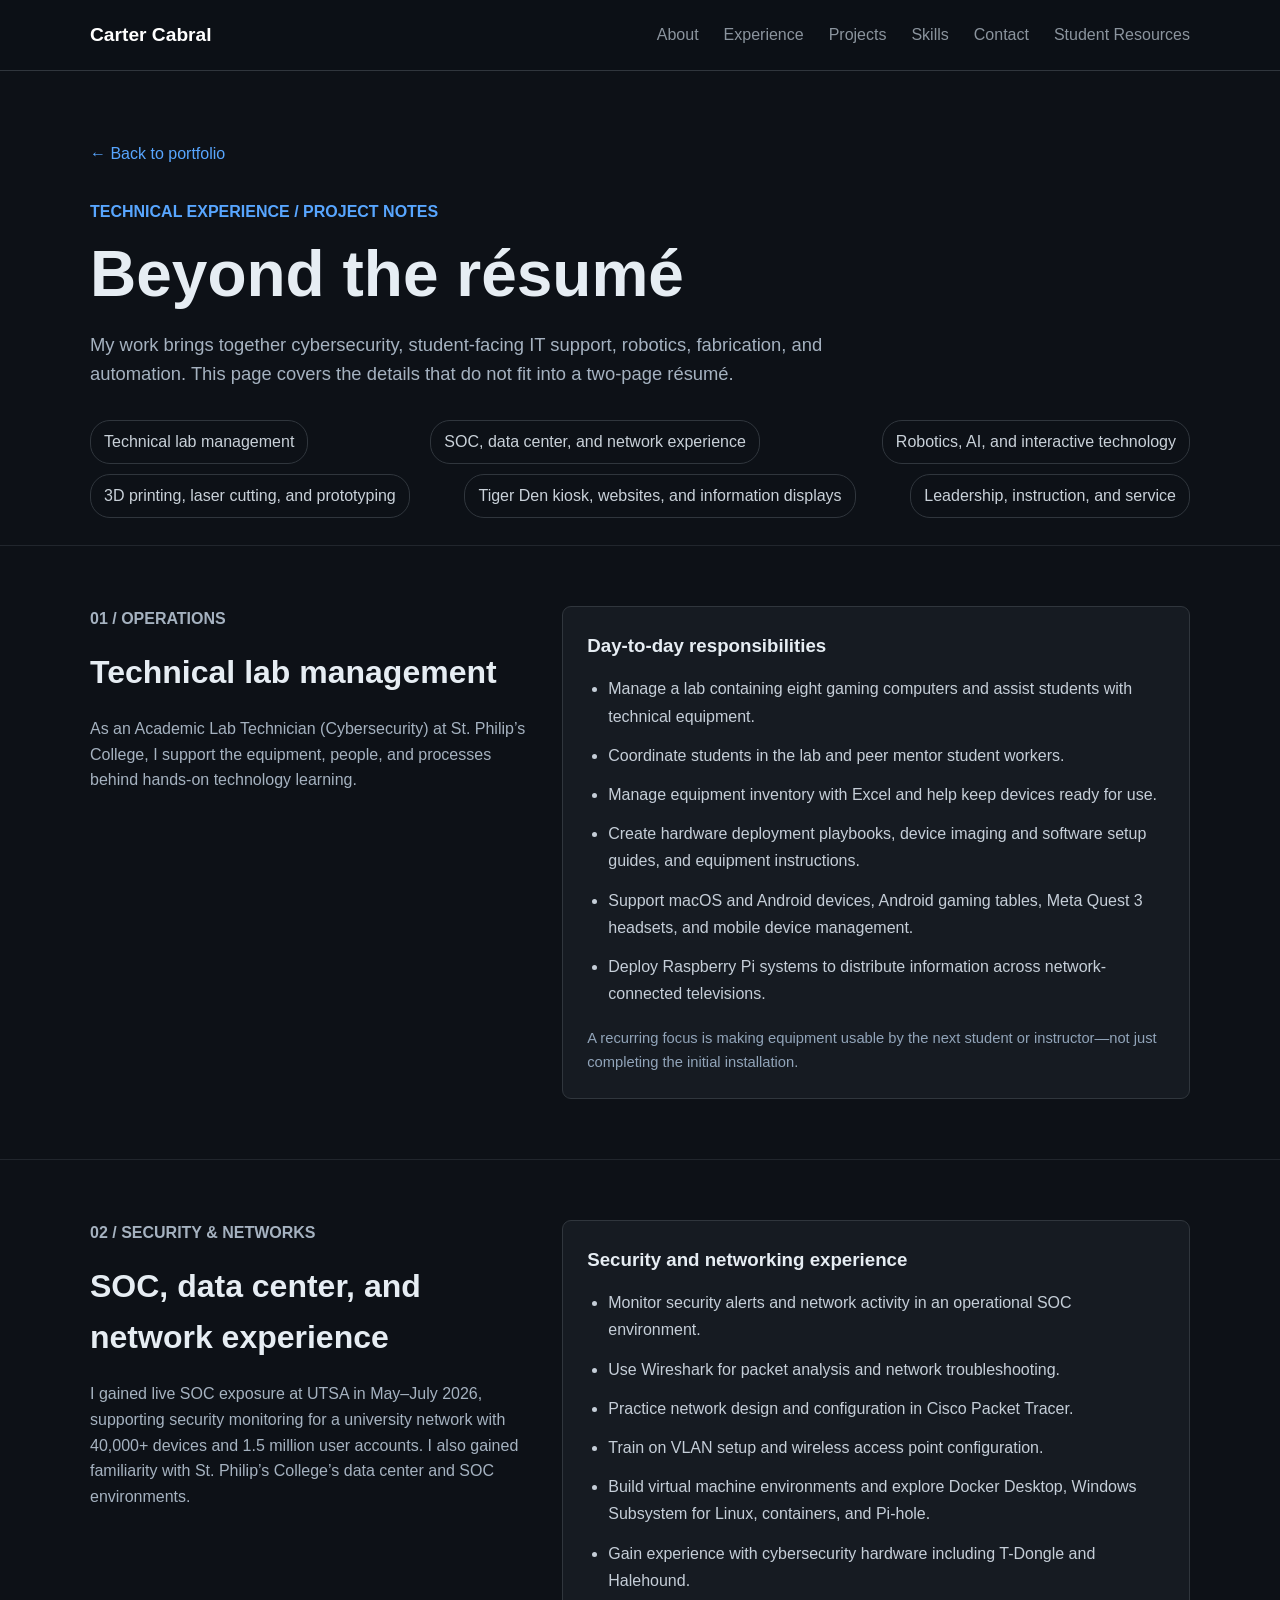
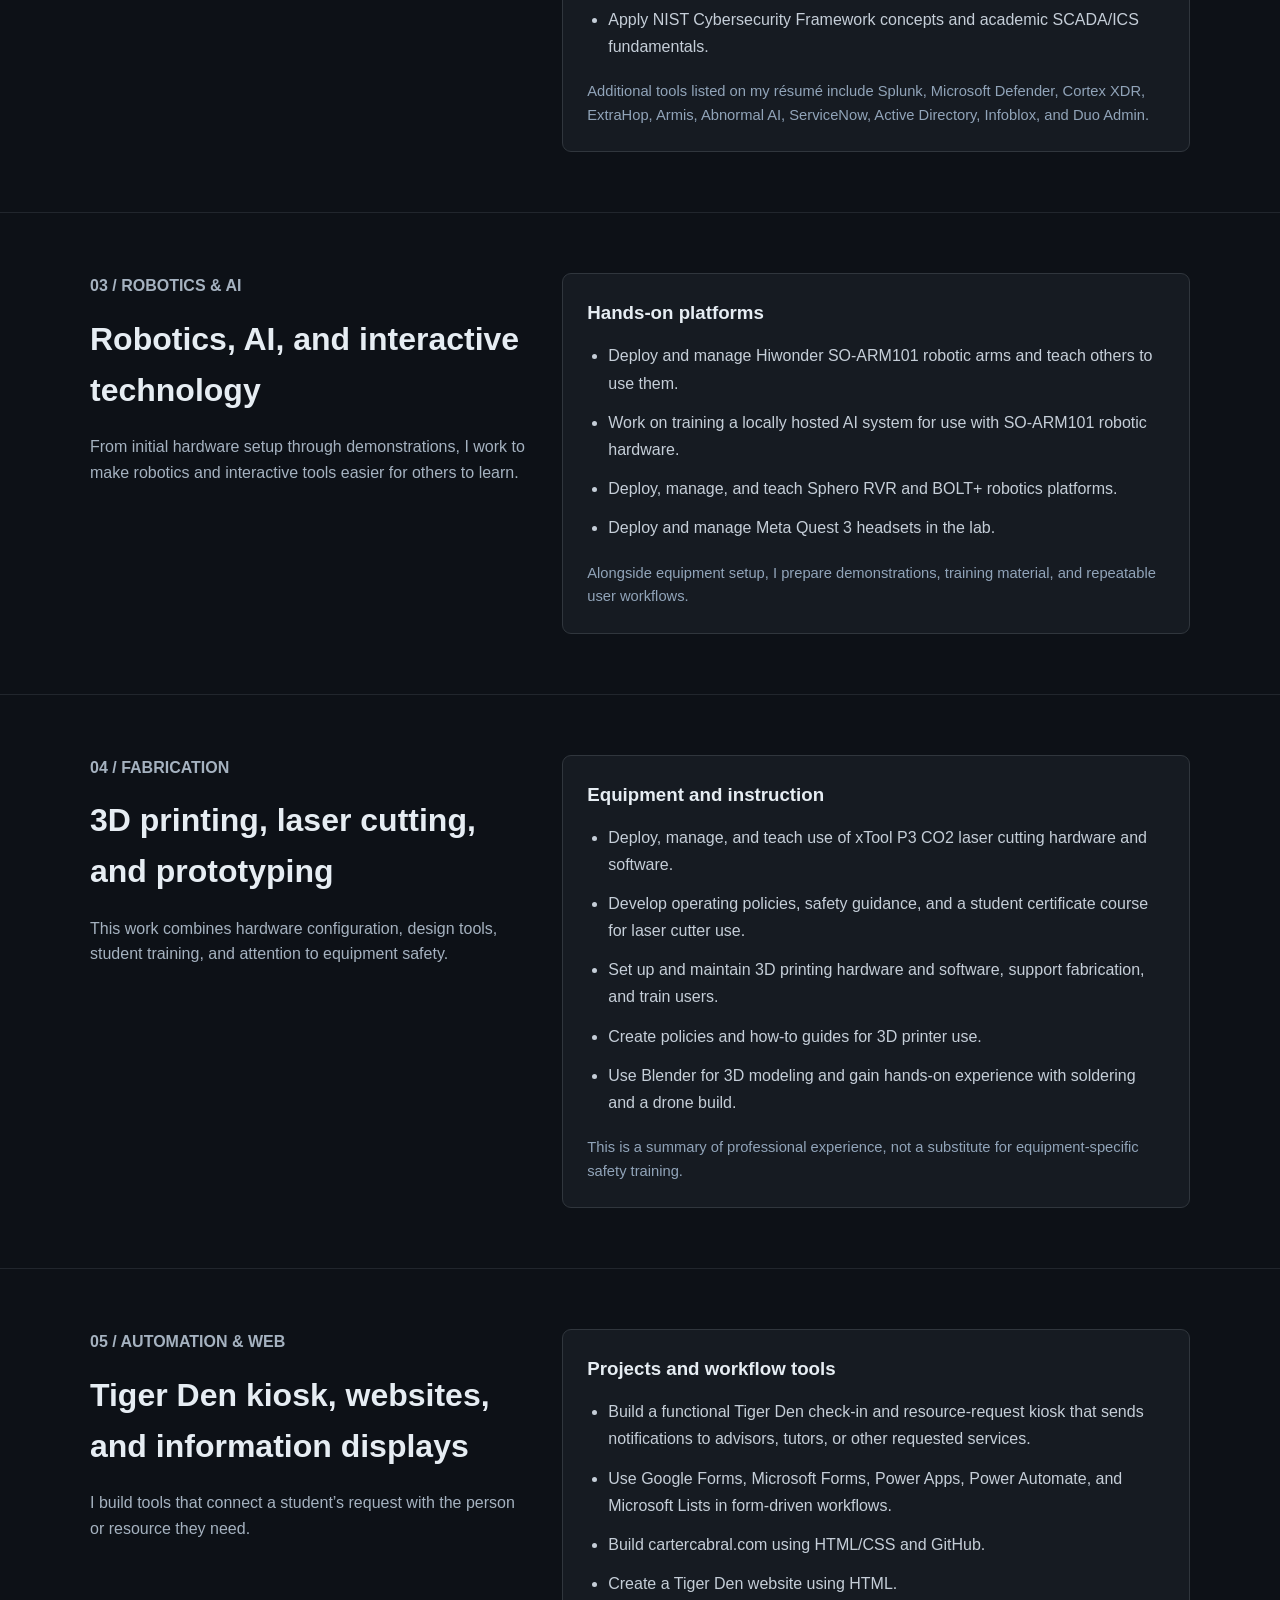
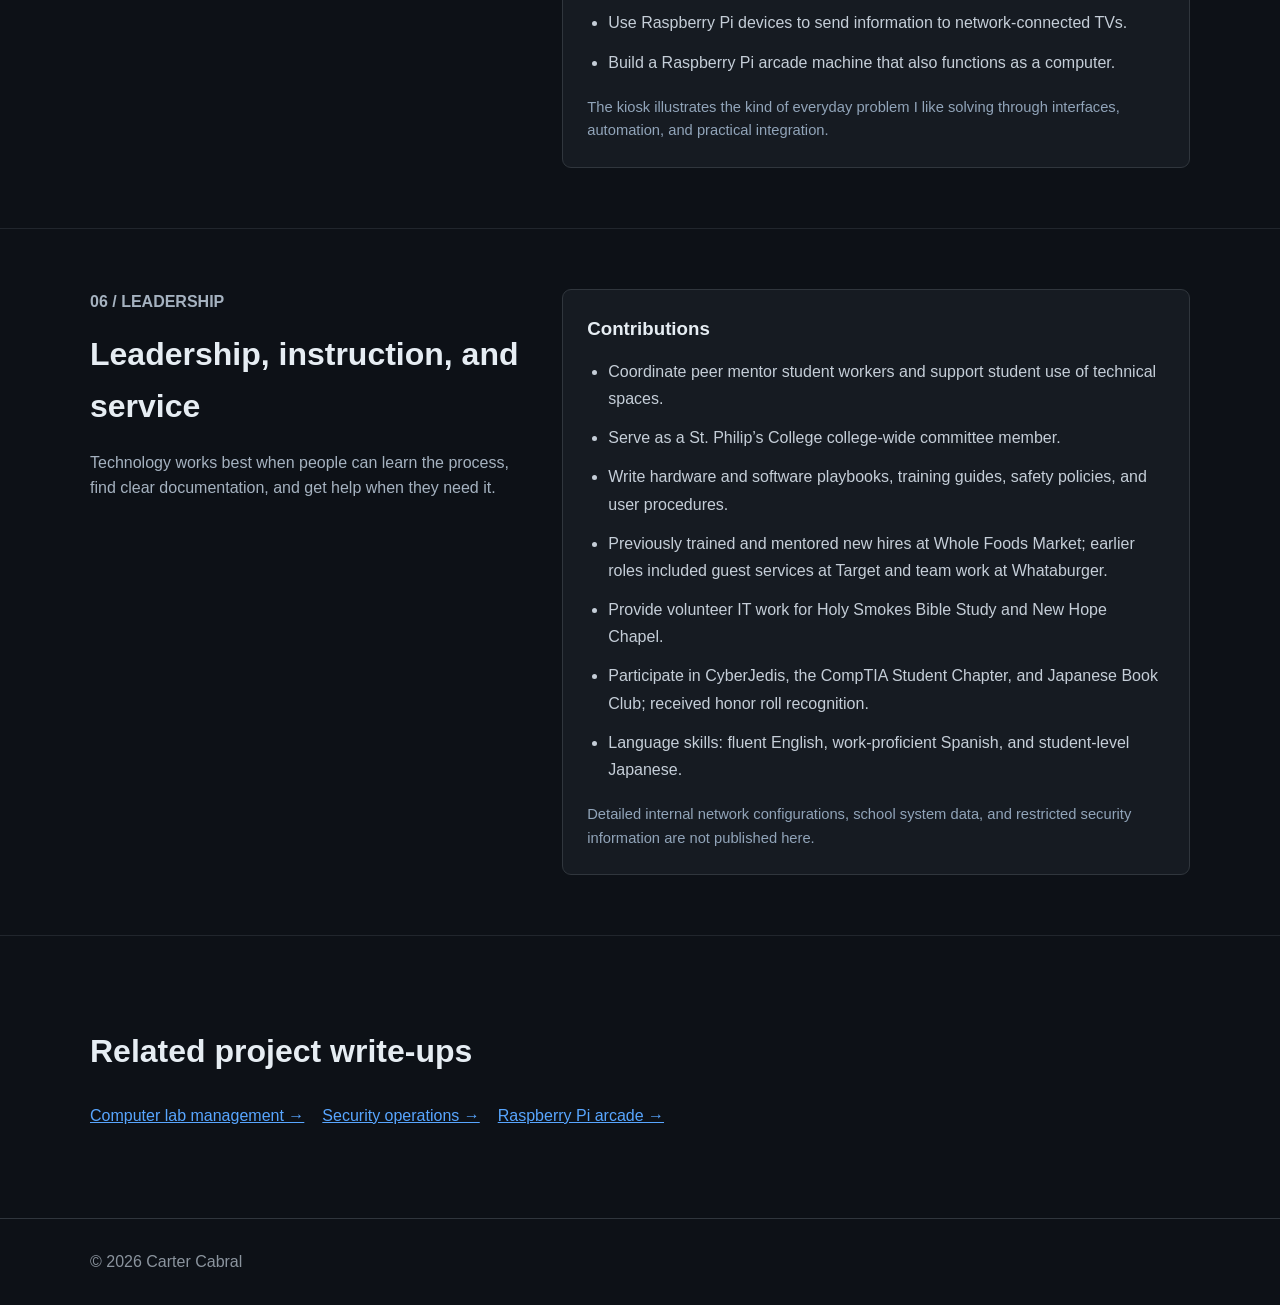
<file: experience.html>
<!DOCTYPE html>
<html lang="en"><head><meta charset="utf-8"><meta name="viewport" content="width=device-width, initial-scale=1.0">
<meta name="description" content="Detailed cybersecurity, laboratory operations, robotics, fabrication, and automation experience."><title>Technical Experience | Carter Cabral</title>
<link rel="stylesheet" href="./styles.css"><link rel="stylesheet" href="./portfolio-enhancements.css">
</head><body><header><nav class="container" aria-label="Main navigation">
<a class="logo" href="./#">Carter Cabral</a>
<div class="nav-links"><a href="./#about">About</a><a href="./#experience">Experience</a><a href="./#projects">Projects</a><a href="./#skills">Skills</a><a href="./#contact">Contact</a><a class="student-resources-link" href="./resources/">Student Resources</a></div>
</nav></header><main><section class="experience-hero container"><a class="experience-back" href="./#experience">← Back to portfolio</a>
<p class="eyebrow">TECHNICAL EXPERIENCE / PROJECT NOTES</p><h1>Beyond the résumé</h1>
<p class="experience-lede">My work brings together cybersecurity, student-facing IT support, robotics, fabrication, and automation. This page covers the details that do not fit into a two-page résumé.</p>
<nav class="experience-jump" aria-label="Experience categories"><a href="#lab">Technical lab management</a><a href="#security">SOC, data center, and network experience</a><a href="#robotics">Robotics, AI, and interactive technology</a><a href="#fabrication">3D printing, laser cutting, and prototyping</a><a href="#automation">Tiger Den kiosk, websites, and information displays</a><a href="#service">Leadership, instruction, and service</a></nav></section>
<section id="lab" class="section experience-section"><div class="container experience-detail">
<div><p class="eyebrow">01 / OPERATIONS</p><h2>Technical lab management</h2><p>As an Academic Lab Technician (Cybersecurity) at St. Philip’s College, I support the equipment, people, and processes behind hands-on technology learning.</p></div>
<div class="experience-panel"><h3>Day-to-day responsibilities</h3><ul><li>Manage a lab containing eight gaming computers and assist students with technical equipment.</li><li>Coordinate students in the lab and peer mentor student workers.</li><li>Manage equipment inventory with Excel and help keep devices ready for use.</li><li>Create hardware deployment playbooks, device imaging and software setup guides, and equipment instructions.</li><li>Support macOS and Android devices, Android gaming tables, Meta Quest 3 headsets, and mobile device management.</li><li>Deploy Raspberry Pi systems to distribute information across network-connected televisions.</li></ul><p class="experience-note">A recurring focus is making equipment usable by the next student or instructor—not just completing the initial installation.</p></div>
</div></section><section id="security" class="section experience-section"><div class="container experience-detail">
<div><p class="eyebrow">02 / SECURITY &amp; NETWORKS</p><h2>SOC, data center, and network experience</h2><p>I gained live SOC exposure at UTSA in May–July 2026, supporting security monitoring for a university network with 40,000+ devices and 1.5 million user accounts. I also gained familiarity with St. Philip’s College’s data center and SOC environments.</p></div>
<div class="experience-panel"><h3>Security and networking experience</h3><ul><li>Monitor security alerts and network activity in an operational SOC environment.</li><li>Use Wireshark for packet analysis and network troubleshooting.</li><li>Practice network design and configuration in Cisco Packet Tracer.</li><li>Train on VLAN setup and wireless access point configuration.</li><li>Build virtual machine environments and explore Docker Desktop, Windows Subsystem for Linux, containers, and Pi-hole.</li><li>Gain experience with cybersecurity hardware including T-Dongle and Halehound.</li><li>Apply NIST Cybersecurity Framework concepts and academic SCADA/ICS fundamentals.</li></ul><p class="experience-note">Additional tools listed on my résumé include Splunk, Microsoft Defender, Cortex XDR, ExtraHop, Armis, Abnormal AI, ServiceNow, Active Directory, Infoblox, and Duo Admin.</p></div>
</div></section><section id="robotics" class="section experience-section"><div class="container experience-detail">
<div><p class="eyebrow">03 / ROBOTICS &amp; AI</p><h2>Robotics, AI, and interactive technology</h2><p>From initial hardware setup through demonstrations, I work to make robotics and interactive tools easier for others to learn.</p></div>
<div class="experience-panel"><h3>Hands-on platforms</h3><ul><li>Deploy and manage Hiwonder SO-ARM101 robotic arms and teach others to use them.</li><li>Work on training a locally hosted AI system for use with SO-ARM101 robotic hardware.</li><li>Deploy, manage, and teach Sphero RVR and BOLT+ robotics platforms.</li><li>Deploy and manage Meta Quest 3 headsets in the lab.</li></ul><p class="experience-note">Alongside equipment setup, I prepare demonstrations, training material, and repeatable user workflows.</p></div>
</div></section><section id="fabrication" class="section experience-section"><div class="container experience-detail">
<div><p class="eyebrow">04 / FABRICATION</p><h2>3D printing, laser cutting, and prototyping</h2><p>This work combines hardware configuration, design tools, student training, and attention to equipment safety.</p></div>
<div class="experience-panel"><h3>Equipment and instruction</h3><ul><li>Deploy, manage, and teach use of xTool P3 CO2 laser cutting hardware and software.</li><li>Develop operating policies, safety guidance, and a student certificate course for laser cutter use.</li><li>Set up and maintain 3D printing hardware and software, support fabrication, and train users.</li><li>Create policies and how-to guides for 3D printer use.</li><li>Use Blender for 3D modeling and gain hands-on experience with soldering and a drone build.</li></ul><p class="experience-note">This is a summary of professional experience, not a substitute for equipment-specific safety training.</p></div>
</div></section><section id="automation" class="section experience-section"><div class="container experience-detail">
<div><p class="eyebrow">05 / AUTOMATION &amp; WEB</p><h2>Tiger Den kiosk, websites, and information displays</h2><p>I build tools that connect a student’s request with the person or resource they need.</p></div>
<div class="experience-panel"><h3>Projects and workflow tools</h3><ul><li>Build a functional Tiger Den check-in and resource-request kiosk that sends notifications to advisors, tutors, or other requested services.</li><li>Use Google Forms, Microsoft Forms, Power Apps, Power Automate, and Microsoft Lists in form-driven workflows.</li><li>Build cartercabral.com using HTML/CSS and GitHub.</li><li>Create a Tiger Den website using HTML.</li><li>Use Raspberry Pi devices to send information to network-connected TVs.</li><li>Build a Raspberry Pi arcade machine that also functions as a computer.</li></ul><p class="experience-note">The kiosk illustrates the kind of everyday problem I like solving through interfaces, automation, and practical integration.</p></div>
</div></section><section id="service" class="section experience-section"><div class="container experience-detail">
<div><p class="eyebrow">06 / LEADERSHIP</p><h2>Leadership, instruction, and service</h2><p>Technology works best when people can learn the process, find clear documentation, and get help when they need it.</p></div>
<div class="experience-panel"><h3>Contributions</h3><ul><li>Coordinate peer mentor student workers and support student use of technical spaces.</li><li>Serve as a St. Philip’s College college-wide committee member.</li><li>Write hardware and software playbooks, training guides, safety policies, and user procedures.</li><li>Previously trained and mentored new hires at Whole Foods Market; earlier roles included guest services at Target and team work at Whataburger.</li><li>Provide volunteer IT work for Holy Smokes Bible Study and New Hope Chapel.</li><li>Participate in CyberJedis, the CompTIA Student Chapter, and Japanese Book Club; received honor roll recognition.</li><li>Language skills: fluent English, work-proficient Spanish, and student-level Japanese.</li></ul><p class="experience-note">Detailed internal network configurations, school system data, and restricted security information are not published here.</p></div>
</div></section>
<section class="section"><div class="container"><h2>Related project write-ups</h2><div class="experience-related">
<a href="projects/computer-lab.html">Computer lab management →</a><a href="projects/cybersecurity.html">Security operations →</a><a href="projects/raspberry-pi-arcade.html">Raspberry Pi arcade →</a></div></div></section></main><footer><div class="container"><p>© 2026 Carter Cabral</p></div></footer></body></html>
</file>
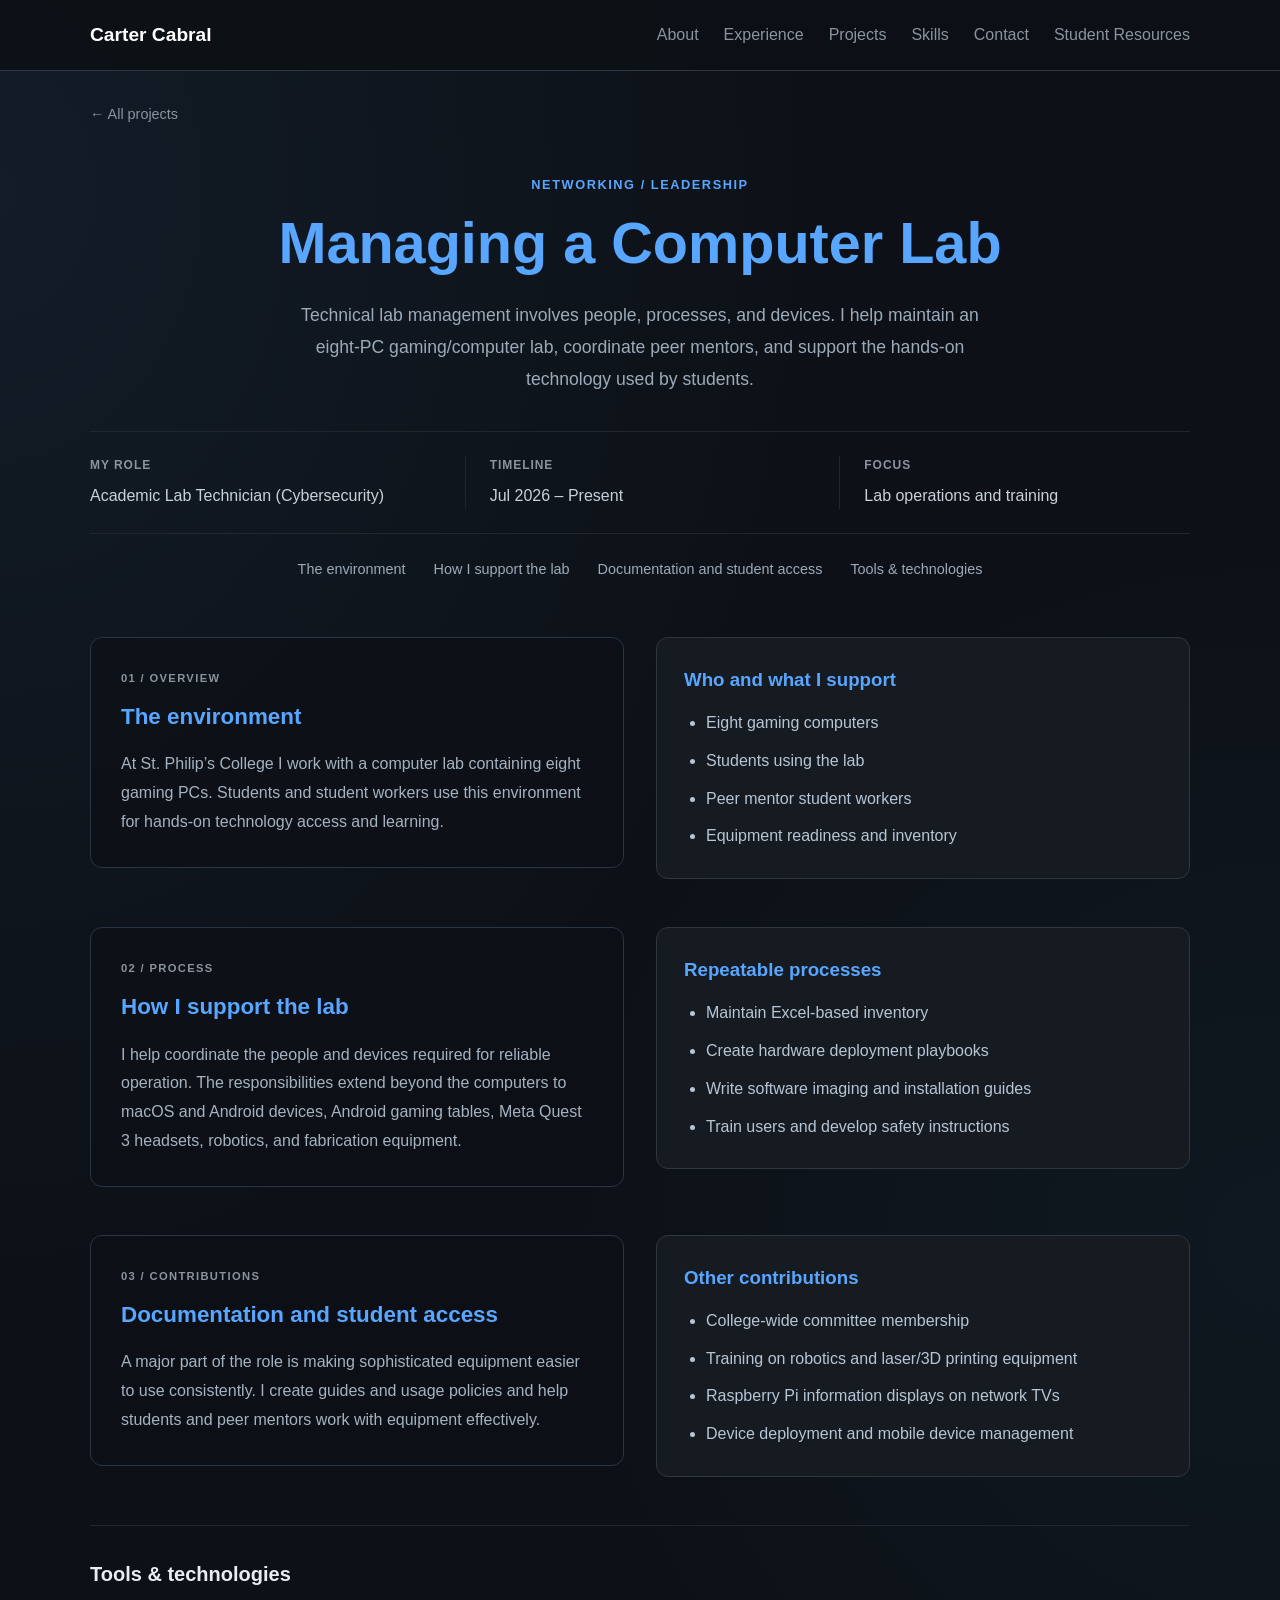
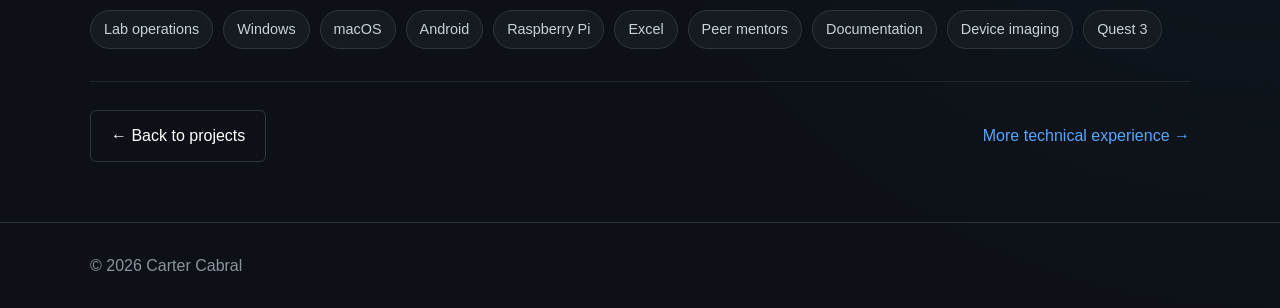
<file: projects/computer-lab.html>
<!DOCTYPE html>
<html lang="en"><head><meta charset="utf-8"><meta name="viewport" content="width=device-width, initial-scale=1.0">
<meta name="description" content="Technical lab management involves people, processes, and devices. I help maintain an eight-PC gaming/computer lab, coordinate peer mentors, and support the hands-on technology used by students."><title>Managing a Computer Lab | Carter Cabral</title>
<link rel="stylesheet" href="../styles.css"><link rel="stylesheet" href="../portfolio-enhancements.css"><link rel="stylesheet" href="projects.css">
</head><body class="project-page"><a class="skip-link" href="#main-content">Skip to project</a><header><nav class="container" aria-label="Main navigation">
<a class="logo" href="../#">Carter Cabral</a>
<div class="nav-links"><a href="../#about">About</a><a href="../#experience">Experience</a><a href="../#projects">Projects</a><a href="../#skills">Skills</a><a href="../#contact">Contact</a><a class="student-resources-link" href="../resources/">Student Resources</a></div>
</nav></header><main id="main-content"><div class="container"><a class="project-back-link" href="../#projects">← All projects</a>
<section class="project-hero"><p class="eyebrow">Networking / Leadership</p><h1>Managing a Computer Lab</h1>
<p class="project-intro">Technical lab management involves people, processes, and devices. I help maintain an eight-PC gaming/computer lab, coordinate peer mentors, and support the hands-on technology used by students.</p><dl class="project-meta"><div><dt>My role</dt><dd>Academic Lab Technician (Cybersecurity)</dd></div><div><dt>Timeline</dt><dd>Jul 2026 – Present</dd></div><div><dt>Focus</dt><dd>Lab operations and training</dd></div></dl>
<nav class="project-section-links" aria-label="Project sections"><a href="#overview">The environment</a><a href="#approach">How I support the lab</a><a href="#results">Documentation and student access</a><a href="#tools">Tools &amp; technologies</a></nav></section>
<div class="project-story"><section id="overview" class="project-row" aria-labelledby="overview-heading"><div class="project-copy">
<p class="project-section-number">01 / OVERVIEW</p><h2 id="overview-heading">The environment</h2><p>At St. Philip’s College I work with a computer lab containing eight gaming PCs. Students and student workers use this environment for hands-on technology access and learning.</p></div>
<aside class="project-insight"><h3>Who and what I support</h3><ul><li>Eight gaming computers</li><li>Students using the lab</li><li>Peer mentor student workers</li><li>Equipment readiness and inventory</li></ul></aside></section><section id="approach" class="project-row project-row-reverse" aria-labelledby="approach-heading"><div class="project-copy">
<p class="project-section-number">02 / PROCESS</p><h2 id="approach-heading">How I support the lab</h2><p>I help coordinate the people and devices required for reliable operation. The responsibilities extend beyond the computers to macOS and Android devices, Android gaming tables, Meta Quest 3 headsets, robotics, and fabrication equipment.</p></div>
<aside class="project-insight"><h3>Repeatable processes</h3><ul><li>Maintain Excel-based inventory</li><li>Create hardware deployment playbooks</li><li>Write software imaging and installation guides</li><li>Train users and develop safety instructions</li></ul></aside></section><section id="results" class="project-row" aria-labelledby="results-heading"><div class="project-copy">
<p class="project-section-number">03 / CONTRIBUTIONS</p><h2 id="results-heading">Documentation and student access</h2><p>A major part of the role is making sophisticated equipment easier to use consistently. I create guides and usage policies and help students and peer mentors work with equipment effectively.</p></div>
<aside class="project-insight"><h3>Other contributions</h3><ul><li>College-wide committee membership</li><li>Training on robotics and laser/3D printing equipment</li><li>Raspberry Pi information displays on network TVs</li><li>Device deployment and mobile device management</li></ul></aside></section></div>
<section id="tools" class="project-tools"><h2>Tools &amp; technologies</h2><ul class="project-tags"><li>Lab operations</li><li>Windows</li><li>macOS</li><li>Android</li><li>Raspberry Pi</li><li>Excel</li><li>Peer mentors</li><li>Documentation</li><li>Device imaging</li><li>Quest 3</li></ul></section>
<div class="project-navigation"><a class="button secondary" href="../#projects">← Back to projects</a><a class="project-next" href="../experience.html">More technical experience →</a></div>
</div></main><footer><div class="container"><p>© 2026 Carter Cabral</p></div></footer></body></html>
</file>
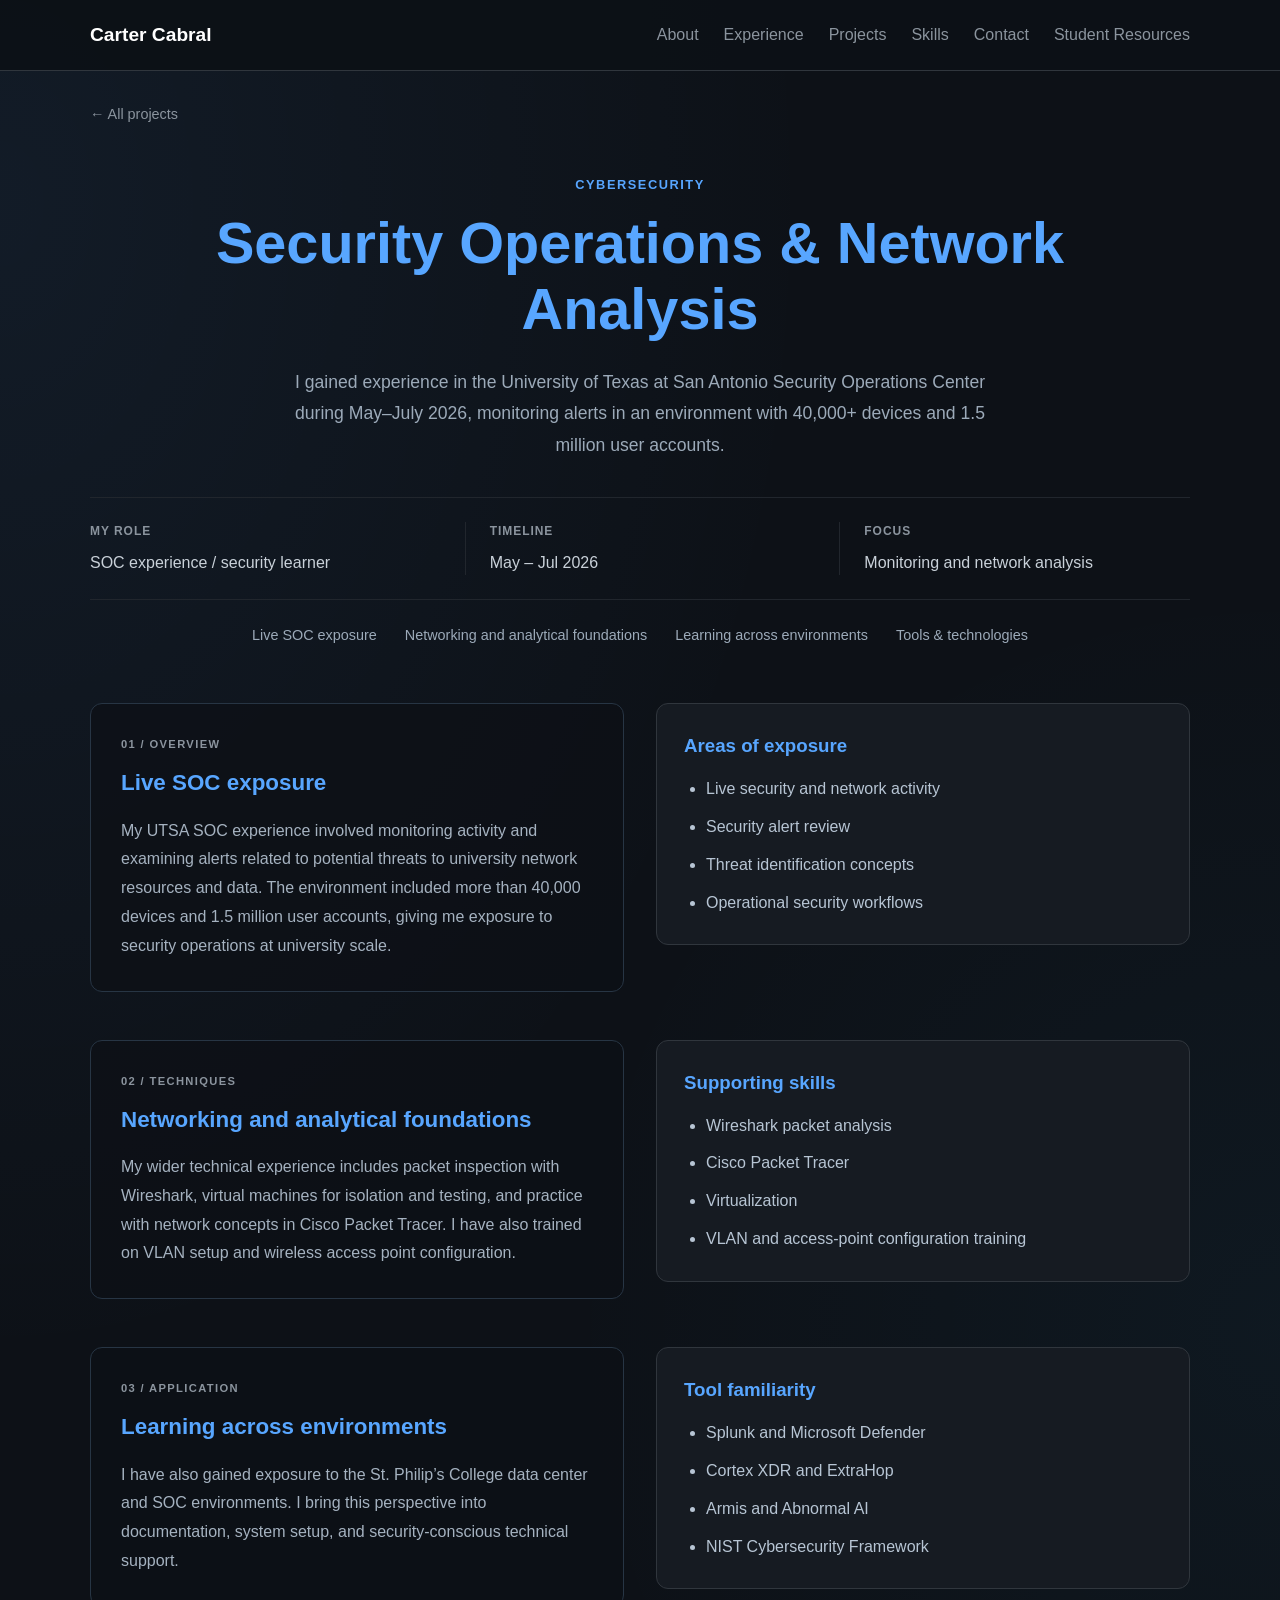
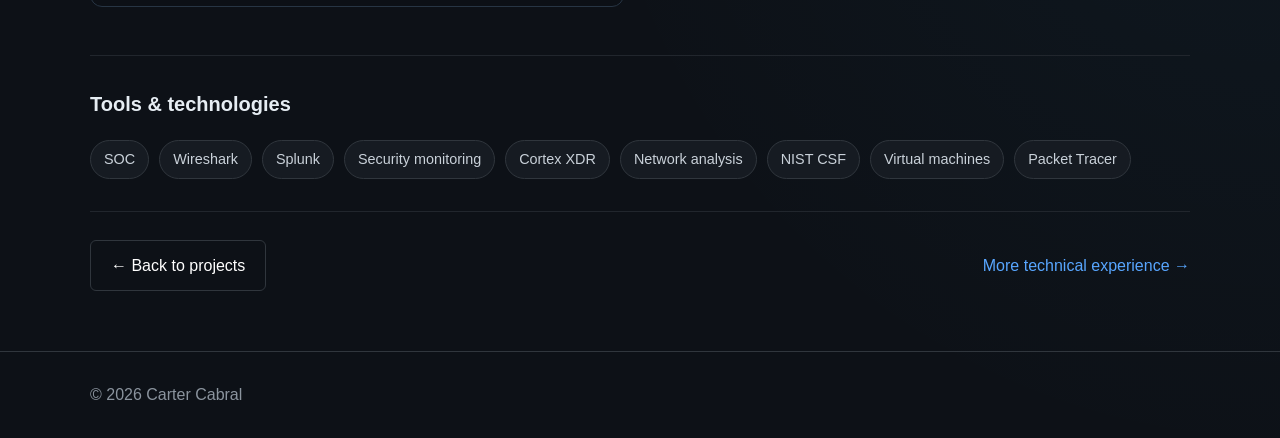
<file: projects/cybersecurity.html>
<!DOCTYPE html>
<html lang="en"><head><meta charset="utf-8"><meta name="viewport" content="width=device-width, initial-scale=1.0">
<meta name="description" content="I gained experience in the University of Texas at San Antonio Security Operations Center during May–July 2026, monitoring alerts in an environment with 40,000+ devices and 1.5 million user accounts."><title>Security Operations &amp; Network Analysis | Carter Cabral</title>
<link rel="stylesheet" href="../styles.css"><link rel="stylesheet" href="../portfolio-enhancements.css"><link rel="stylesheet" href="projects.css">
</head><body class="project-page"><a class="skip-link" href="#main-content">Skip to project</a><header><nav class="container" aria-label="Main navigation">
<a class="logo" href="../#">Carter Cabral</a>
<div class="nav-links"><a href="../#about">About</a><a href="../#experience">Experience</a><a href="../#projects">Projects</a><a href="../#skills">Skills</a><a href="../#contact">Contact</a><a class="student-resources-link" href="../resources/">Student Resources</a></div>
</nav></header><main id="main-content"><div class="container"><a class="project-back-link" href="../#projects">← All projects</a>
<section class="project-hero"><p class="eyebrow">Cybersecurity</p><h1>Security Operations &amp; Network Analysis</h1>
<p class="project-intro">I gained experience in the University of Texas at San Antonio Security Operations Center during May–July 2026, monitoring alerts in an environment with 40,000+ devices and 1.5 million user accounts.</p><dl class="project-meta"><div><dt>My role</dt><dd>SOC experience / security learner</dd></div><div><dt>Timeline</dt><dd>May – Jul 2026</dd></div><div><dt>Focus</dt><dd>Monitoring and network analysis</dd></div></dl>
<nav class="project-section-links" aria-label="Project sections"><a href="#overview">Live SOC exposure</a><a href="#approach">Networking and analytical foundations</a><a href="#results">Learning across environments</a><a href="#tools">Tools &amp; technologies</a></nav></section>
<div class="project-story"><section id="overview" class="project-row" aria-labelledby="overview-heading"><div class="project-copy">
<p class="project-section-number">01 / OVERVIEW</p><h2 id="overview-heading">Live SOC exposure</h2><p>My UTSA SOC experience involved monitoring activity and examining alerts related to potential threats to university network resources and data. The environment included more than 40,000 devices and 1.5 million user accounts, giving me exposure to security operations at university scale.</p></div>
<aside class="project-insight"><h3>Areas of exposure</h3><ul><li>Live security and network activity</li><li>Security alert review</li><li>Threat identification concepts</li><li>Operational security workflows</li></ul></aside></section><section id="approach" class="project-row project-row-reverse" aria-labelledby="approach-heading"><div class="project-copy">
<p class="project-section-number">02 / TECHNIQUES</p><h2 id="approach-heading">Networking and analytical foundations</h2><p>My wider technical experience includes packet inspection with Wireshark, virtual machines for isolation and testing, and practice with network concepts in Cisco Packet Tracer. I have also trained on VLAN setup and wireless access point configuration.</p></div>
<aside class="project-insight"><h3>Supporting skills</h3><ul><li>Wireshark packet analysis</li><li>Cisco Packet Tracer</li><li>Virtualization</li><li>VLAN and access-point configuration training</li></ul></aside></section><section id="results" class="project-row" aria-labelledby="results-heading"><div class="project-copy">
<p class="project-section-number">03 / APPLICATION</p><h2 id="results-heading">Learning across environments</h2><p>I have also gained exposure to the St. Philip’s College data center and SOC environments. I bring this perspective into documentation, system setup, and security-conscious technical support.</p></div>
<aside class="project-insight"><h3>Tool familiarity</h3><ul><li>Splunk and Microsoft Defender</li><li>Cortex XDR and ExtraHop</li><li>Armis and Abnormal AI</li><li>NIST Cybersecurity Framework</li></ul></aside></section></div>
<section id="tools" class="project-tools"><h2>Tools &amp; technologies</h2><ul class="project-tags"><li>SOC</li><li>Wireshark</li><li>Splunk</li><li>Security monitoring</li><li>Cortex XDR</li><li>Network analysis</li><li>NIST CSF</li><li>Virtual machines</li><li>Packet Tracer</li></ul></section>
<div class="project-navigation"><a class="button secondary" href="../#projects">← Back to projects</a><a class="project-next" href="../experience.html">More technical experience →</a></div>
</div></main><footer><div class="container"><p>© 2026 Carter Cabral</p></div></footer></body></html>
</file>
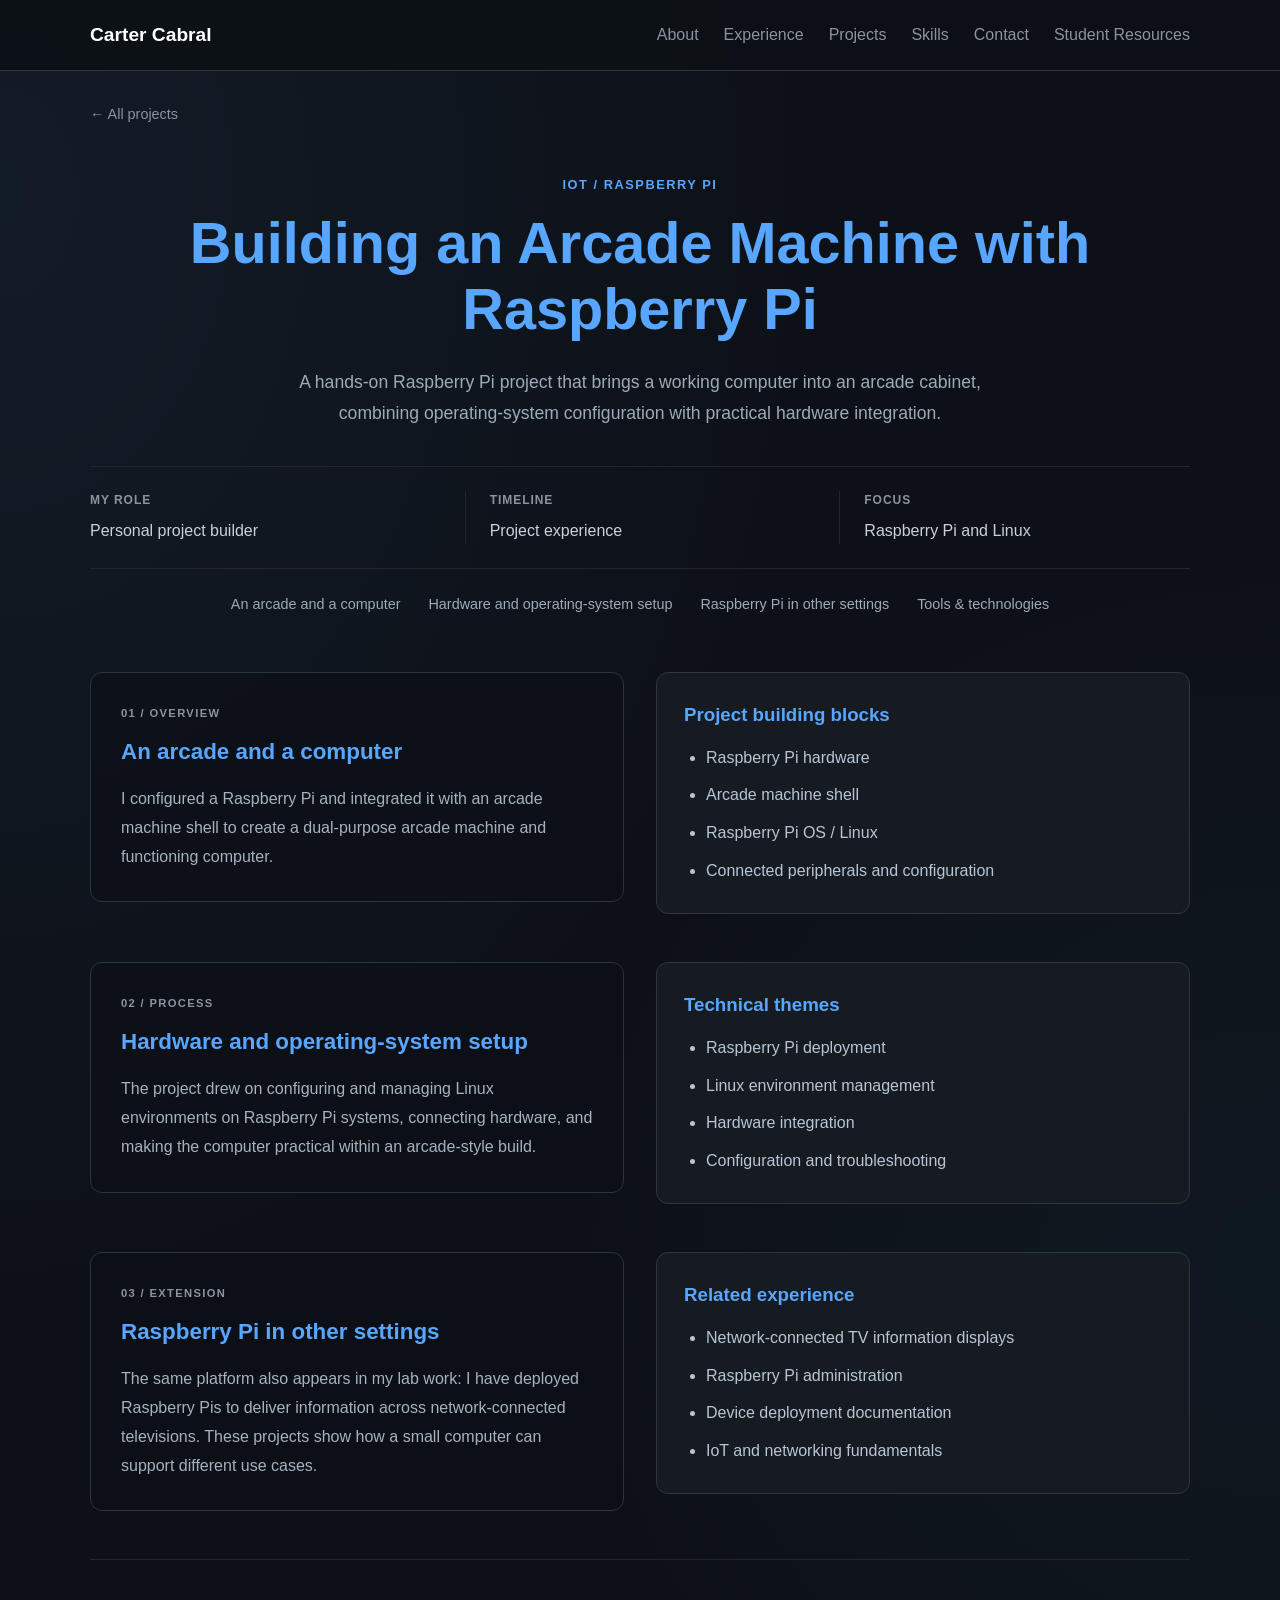
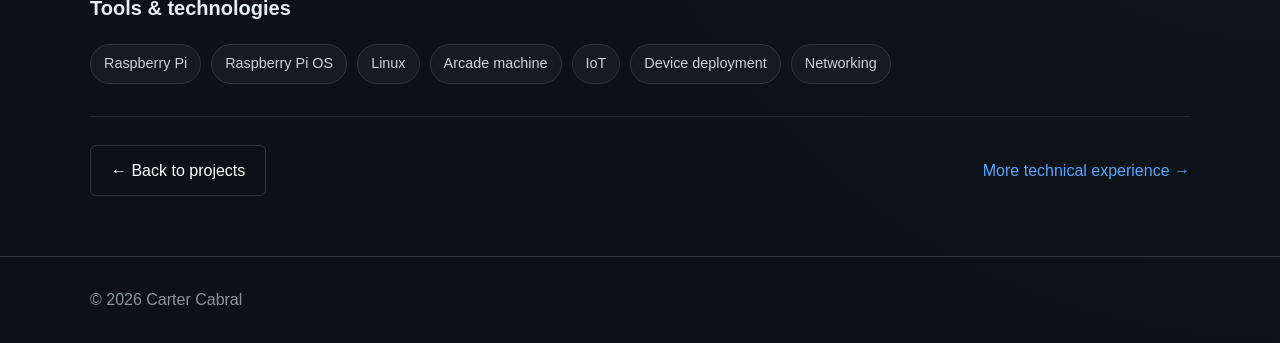
<file: projects/raspberry-pi-arcade.html>
<!DOCTYPE html>
<html lang="en"><head><meta charset="utf-8"><meta name="viewport" content="width=device-width, initial-scale=1.0">
<meta name="description" content="A hands-on Raspberry Pi project that brings a working computer into an arcade cabinet, combining operating-system configuration with practical hardware integration."><title>Building an Arcade Machine with Raspberry Pi | Carter Cabral</title>
<link rel="stylesheet" href="../styles.css"><link rel="stylesheet" href="../portfolio-enhancements.css"><link rel="stylesheet" href="projects.css">
</head><body class="project-page"><a class="skip-link" href="#main-content">Skip to project</a><header><nav class="container" aria-label="Main navigation">
<a class="logo" href="../#">Carter Cabral</a>
<div class="nav-links"><a href="../#about">About</a><a href="../#experience">Experience</a><a href="../#projects">Projects</a><a href="../#skills">Skills</a><a href="../#contact">Contact</a><a class="student-resources-link" href="../resources/">Student Resources</a></div>
</nav></header><main id="main-content"><div class="container"><a class="project-back-link" href="../#projects">← All projects</a>
<section class="project-hero"><p class="eyebrow">IoT / Raspberry Pi</p><h1>Building an Arcade Machine with Raspberry Pi</h1>
<p class="project-intro">A hands-on Raspberry Pi project that brings a working computer into an arcade cabinet, combining operating-system configuration with practical hardware integration.</p><dl class="project-meta"><div><dt>My role</dt><dd>Personal project builder</dd></div><div><dt>Timeline</dt><dd>Project experience</dd></div><div><dt>Focus</dt><dd>Raspberry Pi and Linux</dd></div></dl>
<nav class="project-section-links" aria-label="Project sections"><a href="#overview">An arcade and a computer</a><a href="#approach">Hardware and operating-system setup</a><a href="#results">Raspberry Pi in other settings</a><a href="#tools">Tools &amp; technologies</a></nav></section>
<div class="project-story"><section id="overview" class="project-row" aria-labelledby="overview-heading"><div class="project-copy">
<p class="project-section-number">01 / OVERVIEW</p><h2 id="overview-heading">An arcade and a computer</h2><p>I configured a Raspberry Pi and integrated it with an arcade machine shell to create a dual-purpose arcade machine and functioning computer.</p></div>
<aside class="project-insight"><h3>Project building blocks</h3><ul><li>Raspberry Pi hardware</li><li>Arcade machine shell</li><li>Raspberry Pi OS / Linux</li><li>Connected peripherals and configuration</li></ul></aside></section><section id="approach" class="project-row project-row-reverse" aria-labelledby="approach-heading"><div class="project-copy">
<p class="project-section-number">02 / PROCESS</p><h2 id="approach-heading">Hardware and operating-system setup</h2><p>The project drew on configuring and managing Linux environments on Raspberry Pi systems, connecting hardware, and making the computer practical within an arcade-style build.</p></div>
<aside class="project-insight"><h3>Technical themes</h3><ul><li>Raspberry Pi deployment</li><li>Linux environment management</li><li>Hardware integration</li><li>Configuration and troubleshooting</li></ul></aside></section><section id="results" class="project-row" aria-labelledby="results-heading"><div class="project-copy">
<p class="project-section-number">03 / EXTENSION</p><h2 id="results-heading">Raspberry Pi in other settings</h2><p>The same platform also appears in my lab work: I have deployed Raspberry Pis to deliver information across network-connected televisions. These projects show how a small computer can support different use cases.</p></div>
<aside class="project-insight"><h3>Related experience</h3><ul><li>Network-connected TV information displays</li><li>Raspberry Pi administration</li><li>Device deployment documentation</li><li>IoT and networking fundamentals</li></ul></aside></section></div>
<section id="tools" class="project-tools"><h2>Tools &amp; technologies</h2><ul class="project-tags"><li>Raspberry Pi</li><li>Raspberry Pi OS</li><li>Linux</li><li>Arcade machine</li><li>IoT</li><li>Device deployment</li><li>Networking</li></ul></section>
<div class="project-navigation"><a class="button secondary" href="../#projects">← Back to projects</a><a class="project-next" href="../experience.html">More technical experience →</a></div>
</div></main><footer><div class="container"><p>© 2026 Carter Cabral</p></div></footer></body></html>
</file>
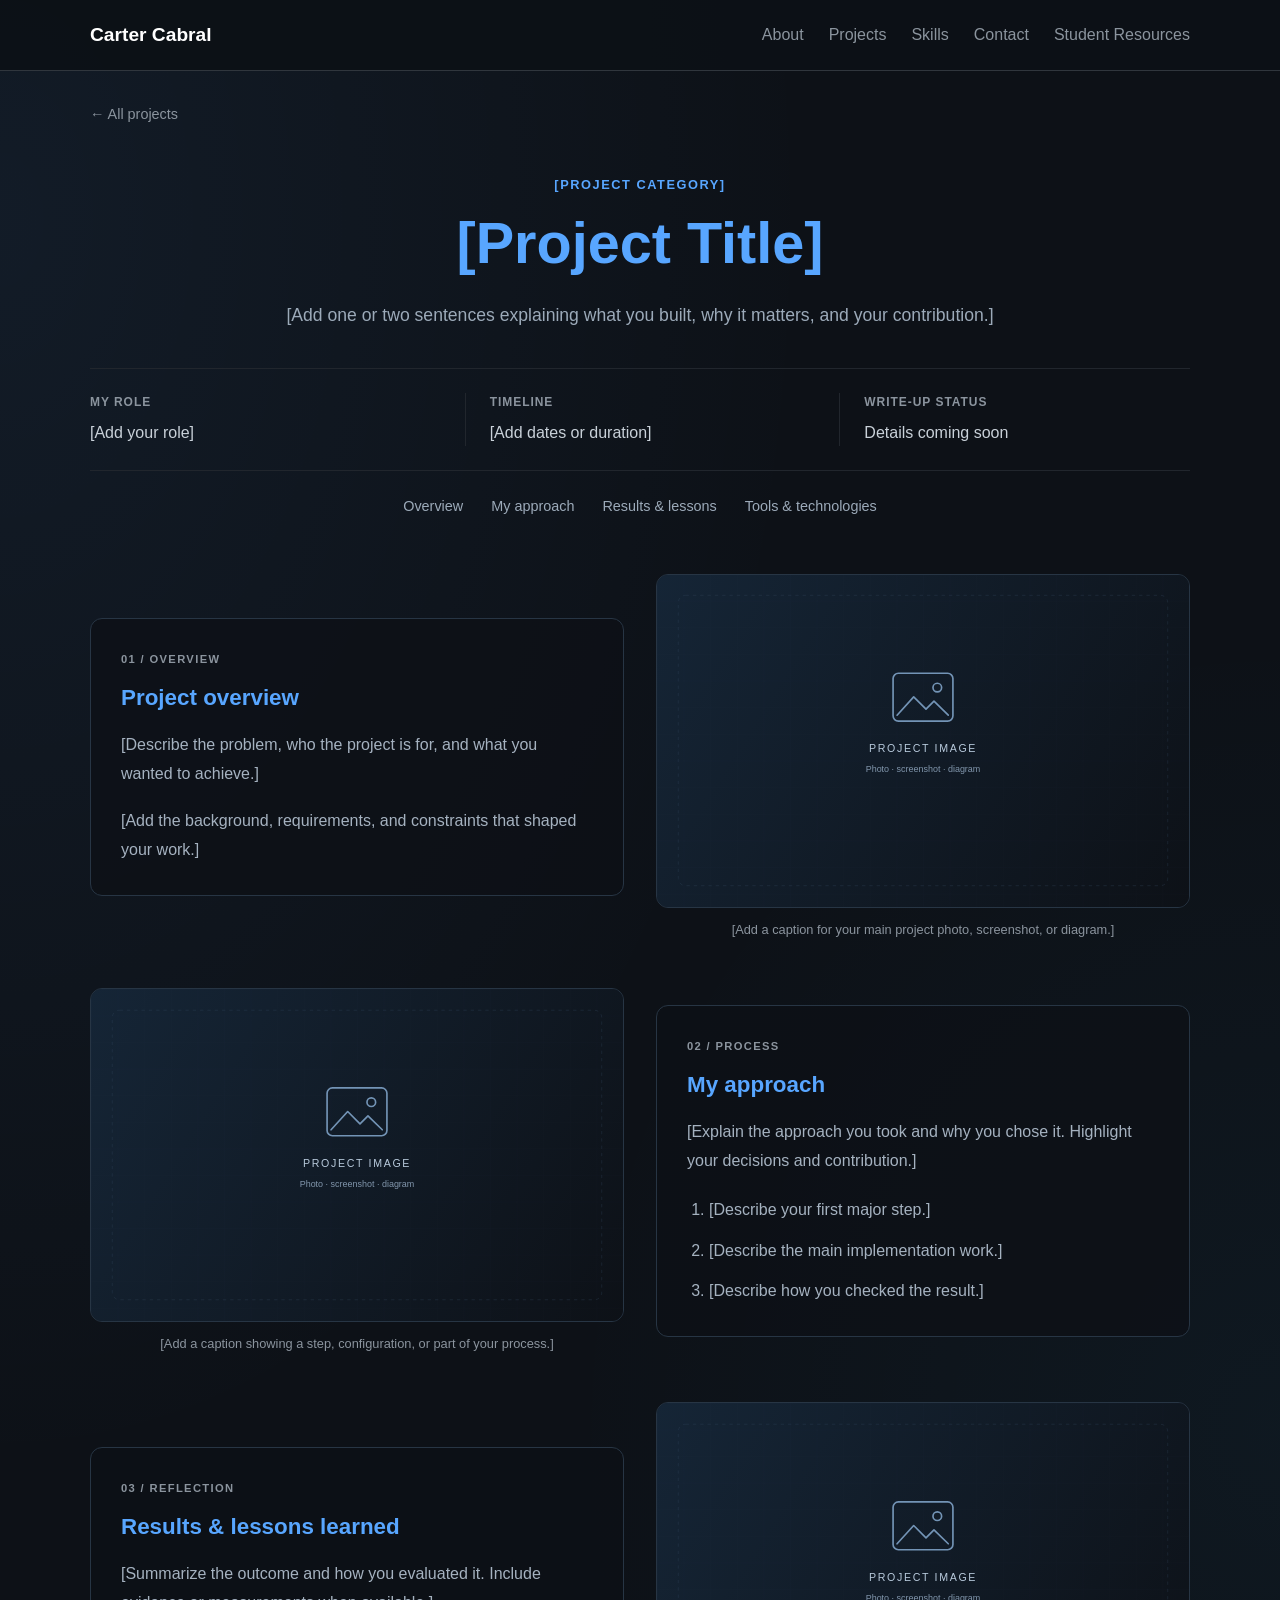
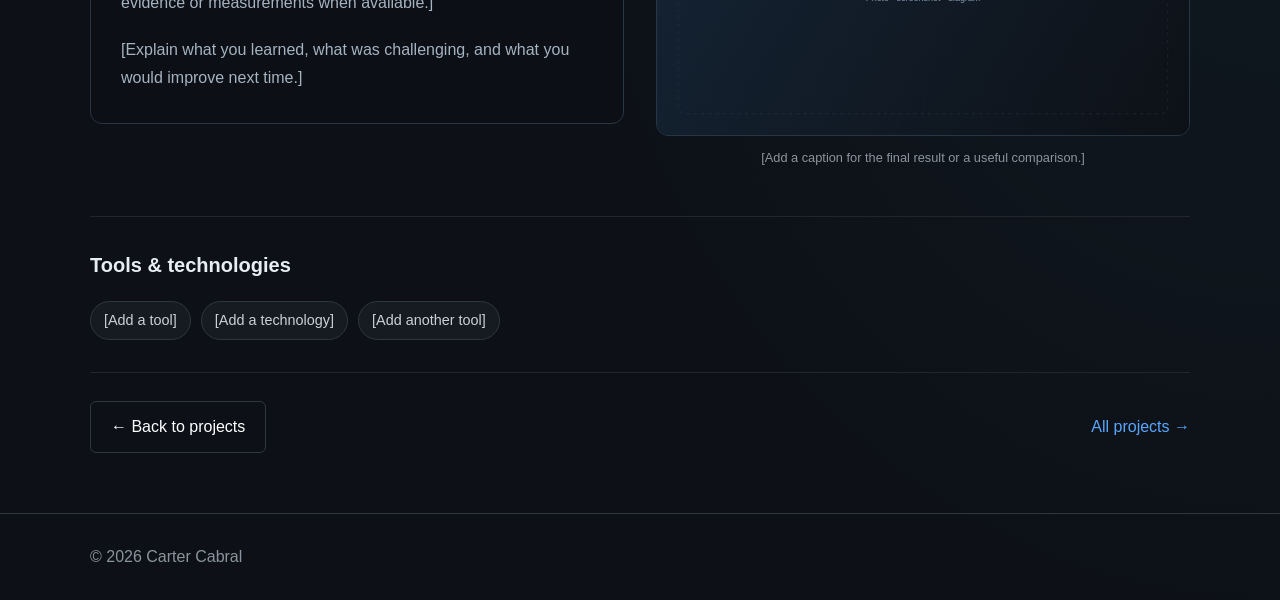
<file: projects/template.html>
<!DOCTYPE html>
<html lang="en">
<head>
    <meta charset="UTF-8">
    <meta name="viewport" content="width=device-width, initial-scale=1.0">
    <!-- EDIT: Update the browser title and description for this project. -->
    <title>[Project Title] | Carter Cabral</title>
    <meta name="description" content="[Project Title]: a project write-up by Carter Cabral.">
    <link rel="stylesheet" href="../styles.css">
    <link rel="stylesheet" href="projects.css">
</head>
<body class="project-page">
    <a class="skip-link" href="#main-content">Skip to project</a>
    <header>
        <nav class="container" aria-label="Main navigation">
            <a class="logo" href="../">Carter Cabral</a>
            <div class="nav-links">
                <a href="../#about">About</a>
                <a class="project-home-link" href="../#projects">Projects</a>
                <a href="../#skills">Skills</a>
                <a href="../#contact">Contact</a>
                <a class="student-resources-link" href="../resources/">Student Resources</a>
            </div>
        </nav>
    </header>

    <main id="main-content" class="container">
        <a class="project-back-link" href="../#projects">← All projects</a>

        <section class="project-hero" aria-labelledby="project-title">
            <!-- EDIT: Project category, title, and short introduction. -->
            <p class="eyebrow">[Project Category]</p>
            <h1 id="project-title">[Project Title]</h1>
            <p class="project-intro">[Add one or two sentences explaining what you built, why it matters, and your contribution.]</p>

            <dl class="project-meta">
                <div>
                    <dt>My role</dt>
                    <dd>[Add your role]</dd>
                </div>
                <div>
                    <dt>Timeline</dt>
                    <dd>[Add dates or duration]</dd>
                </div>
                <div>
                    <dt>Write-up status</dt>
                    <dd>Details coming soon</dd>
                </div>
            </dl>

            <nav class="project-section-links" aria-label="Project sections">
                <a href="#overview">Overview</a>
                <a href="#approach">My approach</a>
                <a href="#results">Results &amp; lessons</a>
                <a href="#tools">Tools &amp; technologies</a>
            </nav>
        </section>

        <div class="project-story">
            <section id="overview" class="project-row" aria-labelledby="overview-heading">
                <div class="project-copy">
                    <p class="project-section-number" aria-hidden="true">01 / OVERVIEW</p>
                    <h2 id="overview-heading">Project overview</h2>
                    <!-- EDIT: Replace the bracketed text with your project story. -->
                    <p>[Describe the problem, who the project is for, and what you wanted to achieve.]</p>
                    <p>[Add the background, requirements, and constraints that shaped your work.]</p>
                </div>
                <figure class="project-media">
                    <!-- EDIT: Put your image in projects/images/, then change src and alt below. -->
                    <img src="images/project-placeholder.svg" alt="Image placeholder for the project overview" width="1600" height="1000">
                    <figcaption>[Add a caption for your main project photo, screenshot, or diagram.]</figcaption>
                </figure>
            </section>

            <section id="approach" class="project-row project-row-reverse" aria-labelledby="approach-heading">
                <div class="project-copy">
                    <p class="project-section-number" aria-hidden="true">02 / PROCESS</p>
                    <h2 id="approach-heading">My approach</h2>
                    <!-- EDIT: Describe your process. Add or remove list items as needed. -->
                    <p>[Explain the approach you took and why you chose it. Highlight your decisions and contribution.]</p>
                    <ol class="project-steps">
                        <li>[Describe your first major step.]</li>
                        <li>[Describe the main implementation work.]</li>
                        <li>[Describe how you checked the result.]</li>
                    </ol>
                </div>
                <figure class="project-media">
                    <!-- EDIT: Replace this with a process photo or screenshot. -->
                    <img src="images/project-placeholder.svg" alt="Image placeholder for the project process" width="1600" height="1000" loading="lazy">
                    <figcaption>[Add a caption showing a step, configuration, or part of your process.]</figcaption>
                </figure>
            </section>

            <section id="results" class="project-row" aria-labelledby="results-heading">
                <div class="project-copy">
                    <p class="project-section-number" aria-hidden="true">03 / REFLECTION</p>
                    <h2 id="results-heading">Results &amp; lessons learned</h2>
                    <!-- EDIT: Add outcomes, evidence, lessons, and possible next steps. -->
                    <p>[Summarize the outcome and how you evaluated it. Include evidence or measurements when available.]</p>
                    <p>[Explain what you learned, what was challenging, and what you would improve next time.]</p>
                </div>
                <figure class="project-media">
                    <!-- EDIT: Replace this with a result photo or screenshot. -->
                    <img src="images/project-placeholder.svg" alt="Image placeholder for the project results" width="1600" height="1000" loading="lazy">
                    <figcaption>[Add a caption for the final result or a useful comparison.]</figcaption>
                </figure>
            </section>
        </div>

        <section id="tools" class="project-tools" aria-labelledby="tools-heading">
            <h2 id="tools-heading">Tools &amp; technologies</h2>
            <!-- EDIT: Add, remove, or rename the items below. -->
            <ul class="project-tags">
                <li>[Add a tool]</li>
                <li>[Add a technology]</li>
                <li>[Add another tool]</li>
            </ul>
            <!-- OPTIONAL: Add verified repository, demo, or document links here.
            <a class="button secondary" href="https://github.com/YOUR-USERNAME/YOUR-REPO" target="_blank" rel="noopener noreferrer">View source code</a>
            -->
        </section>

        <div class="project-navigation">
            <a class="button secondary" href="../#projects">← Back to projects</a>
            <a class="project-next" href="../#projects">All projects →</a>
        </div>
    </main>

    <footer>
        <div class="container">
            <p>© 2026 Carter Cabral</p>
        </div>
    </footer>
</body>
</html>
</file>
<file: styles.css>
* {
    box-sizing: border-box;
    margin: 0;
    padding: 0;
}

html {
    scroll-behavior: smooth;
}

body {
    font-family: Arial, Helvetica, sans-serif;
    background: #0d1117;
    color: #e6edf3;
    line-height: 1.6;
}

.container {
    width: min(1100px, 90%);
    margin: auto;
}


/* Navigation */

header {
    border-bottom: 1px solid #30363d;
    background: rgba(13, 17, 23, 0.95);
    position: sticky;
    top: 0;
}

nav {
    height: 70px;
    display: flex;
    align-items: center;
    justify-content: space-between;
}

.logo {
    font-size: 1.2rem;
    font-weight: bold;
    color: white;
    text-decoration: none;
}

.nav-links {
    display: flex;
    gap: 25px;
}

.nav-links a {
    color: #8b949e;
    text-decoration: none;
}

.nav-links a:hover {
    color: white;
}


/* Hero */

.hero {
    min-height: 75vh;
    display: flex;
    flex-direction: column;
    justify-content: center;
}

.eyebrow {
    color: #58a6ff;
    margin-bottom: 15px;
    font-weight: bold;
}

.hero h1 {
    font-size: clamp(3rem, 8vw, 6rem);
    line-height: 1;
    margin-bottom: 25px;
}

.hero-description {
    max-width: 700px;
    color: #8b949e;
    font-size: 1.2rem;
}

.hero-buttons {
    display: flex;
    flex-wrap: wrap;
    gap: 15px;
    margin-top: 30px;
}

.button {
    padding: 12px 20px;
    border-radius: 6px;
    text-decoration: none;
}

.primary {
    background: #238636;
    color: white;
}

.secondary {
    border: 1px solid #30363d;
    color: white;
}


/* Sections */

.section {
    padding: 90px 0;
    border-top: 1px solid #21262d;
}

.section h2 {
    font-size: 2rem;
    margin-bottom: 25px;
}

.section p {
    color: #8b949e;
    max-width: 750px;
}


/* Projects */

.project-grid {
    display: grid;
    grid-template-columns: repeat(3, 1fr);
    gap: 20px;
}

.project-card {
    border: 1px solid #30363d;
    border-radius: 8px;
    padding: 25px;
    background: #161b22;
}

.project-card:hover {
    border-color: #58a6ff;
}

.project-card h3 {
    margin: 10px 0;
}

.project-card a {
    display: inline-block;
    margin-top: 20px;
    color: #58a6ff;
    text-decoration: none;
}

.project-type {
    font-size: .85rem;
    color: #58a6ff !important;
}


/* Skills */

.skills-grid {
    display: grid;
    grid-template-columns: repeat(4, minmax(0, 1fr));
    gap: 28px 0;
}

.skill-group {
    min-width: 0;
    padding: 0 24px;
}

.skill-group:first-child {
    padding-left: 0;
}

.skill-group + .skill-group {
    border-left: 1px solid #21262d;
}

.skill-group h3 {
    font-size: 1rem;
    margin-bottom: 16px;
}

.skills {
    display: flex;
    flex-wrap: wrap;
    gap: 10px;
    list-style: none;
}

.skills li {
    border: 1px solid #30363d;
    background: #161b22;
    padding: 8px 14px;
    border-radius: 20px;
    font-size: .9rem;
}

.skills li:hover {
    border-color: #58a6ff;
}


/* Contact */

.contact-links {
    display: flex;
    gap: 20px;
    margin-top: 20px;
}

.contact-links a {
    color: #58a6ff;
}


/* Footer */

footer {
    padding: 30px 0;
    border-top: 1px solid #30363d;
    color: #8b949e;
}


/* Mobile */

@media (max-width: 1000px) {

    .skills-grid {
        grid-template-columns: repeat(2, minmax(0, 1fr));
    }

    .skill-group:nth-child(odd) {
        border-left: 0;
        padding-left: 0;
    }

    .skill-group:nth-child(even) {
        padding-right: 0;
    }
}

@media (max-width: 700px) {

    .nav-links {
        display: flex;
        gap: 0;
    }

    .nav-links > a:not(.student-resources-link) {
        display: none;
    }

    .nav-links .student-resources-link {
        font-size: .85rem;
    }

    .project-grid {
        grid-template-columns: 1fr;
    }

    .hero {
        min-height: 65vh;
    }
}

@media (max-width: 600px) {

    .skills-grid {
        grid-template-columns: 1fr;
    }

    .skills-grid .skill-group {
        border-left: 0;
        padding: 0;
    }

    .skills-grid .skill-group + .skill-group {
        border-top: 1px solid #21262d;
        padding-top: 24px;
    }
}

/* Project card previews */

.project-card.with-preview {
    display: flex;
    flex-direction: column;
    overflow: hidden;
    padding: 0;
}

.project-preview {
    aspect-ratio: 8 / 5;
    border-bottom: 1px solid #30363d;
    background: #111923;
}

.project-preview img {
    display: block;
    width: 100%;
    height: 100%;
    object-fit: cover;
}

.project-card-body {
    display: flex;
    flex: 1;
    flex-direction: column;
    padding: 25px;
}

.project-card-body > a {
    margin-top: auto;
    padding-top: 20px;
}
</file>
<file: portfolio-enhancements.css>
/* Additional styles for the updated portfolio; original styles.css remains unchanged. */
header { z-index: 10; }
.nav-links { flex-wrap: wrap; justify-content: flex-end; align-items: center; }
.section { scroll-margin-top: 70px; }
@media (min-width: 1001px) { .skills-grid .skill-group:nth-child(4n+1) { border-left: 0; padding-left: 0; } }
.section-support { max-width: 820px !important; margin-bottom: 28px; }
.section-support a, .experience-back { color: #58a6ff; }
.section p + p { margin-top: 16px; }
.experience-card-grid { display: grid; grid-template-columns: repeat(3, minmax(0,1fr)); gap: 20px; }
.experience-card, .experience-panel { border: 1px solid #30363d; border-radius: 9px; padding: 24px; background: #161b22; }
.experience-card:hover, .experience-panel:hover { border-color: #58a6ff; }
.experience-card h3 { margin: 8px 0; line-height: 1.35; }
.experience-company { color: #c9d1d9 !important; margin-bottom: 12px; font-weight: bold; }
.experience-cta { margin-top: 22px; }
.experience-cta .button { display: inline-block; }
.project-preview--text { display: flex; justify-content: center; align-items: center; padding: 18px; text-align: center; background: radial-gradient(circle at 50% 35%, #24405c 0, #111923 75%); }
.project-preview--text span { font-family: Consolas, 'Liberation Mono', monospace; font-size: clamp(1rem,2.3vw,1.6rem); font-weight: bold; letter-spacing: .04em; color: #83c0ff; }
.project-card { transition: border-color .15s ease; }
.project-card-body p:not(.project-type) { flex: 1; }
.skills li { transition: border-color .15s ease, background-color .15s ease; }
.skills li:hover { border-color: #58a6ff; background: #1a2635; }
.experience-hero { padding: 70px 0 55px; }
.experience-hero h1 { font-size: clamp(2.5rem,5vw,4.25rem); line-height: 1.1; margin: 8px 0 20px; }
.experience-lede { max-width: 800px; font-size: 1.15rem; color: #a5b2c0; }
.experience-back { display: inline-block; margin-bottom: 32px; text-decoration: none; }
.experience-jump { display: flex; flex-wrap: wrap; gap: 10px; margin-top: 32px; }
.experience-jump a { color: #c9d1d9; border: 1px solid #30363d; border-radius: 20px; padding: 8px 13px; text-decoration: none; }
.experience-jump a:hover { border-color: #58a6ff; }
.experience-section { padding: 60px 0; }
.experience-detail { display: grid; grid-template-columns: minmax(0, .82fr) minmax(0, 1.18fr); gap: 36px; align-items: start; }
.experience-detail h2 { margin-bottom: 18px; }
.experience-detail p { color: #a5b2c0; }
.experience-panel h3 { margin-bottom: 14px; color: #e6edf3; }
.experience-panel h3:not(:first-child) { margin-top: 24px; }
.experience-panel p + ul { margin-top: 16px; }
.experience-panel ul { padding-left: 21px; color: #c5ced8; line-height: 1.7; }
.experience-panel li + li { margin-top: 12px; }
.experience-panel .experience-note { margin-top: 20px; font-size: .92rem; color: #91a4b9; }
.experience-related { display: flex; flex-wrap: wrap; gap: 18px; }
.experience-related a { color: #58a6ff; }
.project-insight { border: 1px solid #30363d; border-radius: 12px; padding: 27px; background: #161b22; }
.project-insight h3 { margin-bottom: 14px; color: #58a6ff; }
.project-insight ul { list-style: disc; padding-left: 22px; color: #b7c5d4; line-height: 1.8; }
.project-insight li + li { margin-top: 9px; }
.project-page .project-row { align-items: start; }
.project-page .project-tags li:hover { border-color: #58a6ff; }
@media (max-width: 900px) { .experience-card-grid { grid-template-columns: 1fr 1fr; } }
@media (max-width: 700px) { .experience-detail { grid-template-columns: 1fr; } .experience-card-grid { grid-template-columns: 1fr; } .experience-hero { padding: 45px 0; } }
@media (prefers-reduced-motion: reduce) { .project-card, .skills li { transition: none; } }
</file>
<file: resources/resources.css>
:root {
    color-scheme: dark;
    --resource-blue: #79b8ff;
    --resource-muted: #a5b1bf;
    --resource-line: #303944;
}

html { scroll-behavior: auto; }

[hidden] { display: none !important; }

.resource-page header { z-index: 20; }
.resource-page .container { width: min(1100px, 90%); }
.resource-page a:focus-visible,
.resource-page button:focus-visible,
.resource-page input:focus-visible,
.resource-card:focus {
    outline: 3px solid #79b8ff;
    outline-offset: 5px;
}

.skip-link {
    position: absolute;
    top: -100px;
    left: 16px;
    z-index: 30;
    padding: 12px 18px;
    background: #e6edf3;
    color: #0d1117;
    border-radius: 4px;
}
.skip-link:focus { top: 12px; }
.resource-nav .nav-links { align-items: center; }
.resource-nav .nav-links > a { display: inline-flex; }
.resource-nav .nav-links a[aria-current="page"] { color: #e6edf3; }
.resource-nav .nav-links a[aria-current="page"]::before {
    content: "";
    display: inline-block;
    width: 6px;
    height: 6px;
    margin-right: 9px;
    border-radius: 50%;
    background: #79b8ff;
    vertical-align: middle;
}
.resource-nav .nav-links a { font-size: .92rem; }

.resource-hero { padding: 68px 0 50px; }
.resource-hero .eyebrow {
    font-size: .74rem;
    letter-spacing: .15em;
    text-transform: uppercase;
    margin-bottom: 20px;
}
.resource-hero h1 {
    font-size: clamp(2.65rem, 6.1vw, 4.8rem);
    letter-spacing: -.055em;
    line-height: 1.08;
    margin: 0 0 21px;
}
.resource-intro {
    max-width: 660px;
    color: var(--resource-muted);
    font-size: 1.08rem;
    line-height: 1.75;
}
.resource-intro strong { color: #e6edf3; font-weight: 400; }
.collection-facts {
    display: flex;
    flex-wrap: wrap;
    align-items: center;
    gap: 14px 23px;
    margin-top: 24px;
    color: #b7c3d0;
    font-size: .82rem;
}
.collection-facts span { display: inline-flex; align-items: center; gap: 8px; }
.fact-icon { width: 15px; height: 15px; color: var(--resource-blue); flex: none; }

.resource-shortcuts { display: flex; flex-wrap: wrap; justify-content: flex-start; gap: 10px; height: auto; margin-top: 26px; }
.resource-shortcuts a { display: inline-flex; align-items: center; gap: 12px; padding: 11px 15px; border: 1px solid #394654; border-radius: 6px; color: #d9ebff; background: #141b24; font-size: .82rem; text-decoration: none; }
.resource-shortcuts a:hover { border-color: #79b8ff; }
.resource-shortcuts a span { color: var(--resource-blue); }
.lab-section { padding-bottom: 45px; scroll-margin-top: 95px; }
.lab-meta { display: flex; justify-content: space-between; align-items: flex-start; gap: 20px; color: var(--resource-muted); font-size: .86rem; margin-bottom: 20px; }
.lab-meta strong { display: block; margin-bottom: 3px; color: #e6edf3; }
.lab-meta a { color: var(--resource-blue); text-decoration: none; flex: none; }
.equipment-grid { display: grid; grid-template-columns: repeat(2, minmax(0, 1fr)); gap: 16px; }
.equipment-card { padding: 24px; border: 1px solid var(--resource-line); border-radius: 9px; background: #141b24; }
.equipment-type { color: var(--resource-blue); font-size: .72rem; margin-bottom: 8px; }
.equipment-card h3 { font-size: 1.05rem; margin-bottom: 9px; }
.equipment-card > p:not(.equipment-type) { color: var(--resource-muted); font-size: .87rem; }
.equipment-card a { display: inline-block; padding: 8px 0; margin-top: 14px; font-size: .83rem; color: var(--resource-blue); text-decoration: none; }
.project-steps { padding: 24px; margin-top: 20px; border-left: 3px solid #6598d3; background: #131a23; }
.project-steps h3 { font-size: 1rem; margin-bottom: 10px; }
.project-steps ol { padding-left: 20px; color: var(--resource-muted); font-size: .86rem; }
.project-steps li { padding: 3px 0 3px 5px; }
.project-steps p { margin-top: 12px; color: var(--resource-muted); font-size: .8rem; }
.document-list { border: 1px solid var(--resource-line); border-radius: 9px; overflow: hidden; }
.document-row { display: flex; justify-content: space-between; align-items: center; gap: 20px; padding: 20px 24px; background: #141b24; }
.document-row + .document-row { border-top: 1px solid var(--resource-line); }
.document-row h3 { font-size: .95rem; margin-bottom: 4px; }
.document-row p { color: var(--resource-muted); font-size: .8rem; }
.document-row > div:last-child { display: flex; gap: 18px; flex: none; }
.document-row a { padding: 8px 0; color: var(--resource-blue); font-size: .8rem; text-decoration: none; }
.document-row a:hover, .equipment-card a:hover, .lab-meta a:hover { text-decoration: underline; text-underline-offset: 3px; }
.form-note { color: var(--resource-muted); font-size: .78rem; margin-top: 14px; }
@media (max-width: 700px) {
    .lab-meta { flex-direction: column; gap: 10px; }
    .equipment-grid { grid-template-columns: 1fr; }
    .document-row { align-items: flex-start; flex-direction: column; gap: 9px; padding: 18px; }
    .resource-shortcuts { gap: 8px; }
    .resource-shortcuts a { padding: 10px 12px; font-size: .78rem; }
}

.starting-points { margin-bottom: 54px; }
.section-heading {
    display: flex;
    justify-content: space-between;
    align-items: baseline;
    gap: 12px;
    margin-bottom: 18px;
}
.section-heading h2 { font-size: 1.1rem; letter-spacing: -.015em; }
.section-heading p { color: var(--resource-muted); font-size: .84rem; }
.pathways { display: grid; grid-template-columns: repeat(3, minmax(0, 1fr)); gap: 16px; }
.pathway {
    position: relative;
    display: flex;
    flex-direction: column;
    align-items: flex-start;
    padding: 22px;
    border: 1px solid var(--resource-line);
    border-radius: 9px;
    background: #131a23;
    color: #e6edf3;
    text-decoration: none;
    transition: border-color .15s, background .15s;
}
.pathway:hover { border-color: #79b8ff; background: #182231; }
.pathway-number { color: #79b8ff; font: .76rem Consolas, monospace; margin-bottom: 12px; }
.pathway h3 { font-size: .98rem; margin-bottom: 7px; }
.pathway p { font-size: .83rem; color: var(--resource-muted); margin-bottom: 20px; line-height: 1.6; }
.pathway .pathway-link { color: #79b8ff; font-size: .79rem; margin-top: auto; }

.library-section { padding: 0 0 55px; scroll-margin-top: 100px; }
.library-topline { padding-top: 29px; border-top: 1px solid var(--resource-line); margin-bottom: 21px; }
.library-topline h2 { font-size: 1.55rem; letter-spacing: -.035em; }
.library-topline p { color: var(--resource-muted); font-size: .84rem; margin-top: 4px; }
.search-box {
    position: relative;
    display: flex;
    align-items: center;
    border: 1px solid #394654;
    border-radius: 7px;
    background: #121923;
}
.search-box > svg { position: absolute; left: 16px; width: 18px; height: 18px; color: #8b9db0; pointer-events: none; }
.search-box input {
    width: 100%;
    height: 50px;
    border: 0;
    border-radius: 7px;
    padding: 0 50px 0 47px;
    background: transparent;
    color: #e6edf3;
    font: .92rem Arial, Helvetica, sans-serif;
    appearance: none;
}
.search-box input::placeholder { color: #8c9aab; opacity: 1; }
.search-box input::-webkit-search-cancel-button { appearance: none; }
.search-box input:focus-visible { outline-offset: 2px; }
.clear-search {
    position: absolute;
    right: 7px;
    width: 36px;
    height: 36px;
    border: 0;
    border-radius: 4px;
    color: #b7c3d0;
    background: transparent;
    font-size: 1.3rem;
    cursor: pointer;
}
.clear-search:hover { background: #253143; }
.filter-label { margin: 21px 0 10px; font-size: .74rem; color: var(--resource-muted); }
.topic-filters { display: flex; flex-wrap: wrap; gap: 8px; }
.topic-filter {
    min-height: 37px;
    display: inline-flex;
    align-items: center;
    gap: 8px;
    padding: 7px 11px;
    border: 1px solid var(--resource-line);
    border-radius: 5px;
    background: transparent;
    color: #b5c1cf;
    font: .77rem Arial, Helvetica, sans-serif;
    cursor: pointer;
}
.topic-filter span { font-size: .69rem; color: #91a0b3; }
.topic-filter:hover { background: #182231; border-color: #64768d; }
.topic-filter[aria-pressed="true"] { color: #d9ebff; background: #1a304b; border-color: #6598d3; }
.topic-filter[aria-pressed="true"] span { color: #b7d6ff; }
.results-bar { min-height: 48px; display: flex; align-items: center; justify-content: space-between; gap: 12px; margin: 5px 0 8px; }
.results-bar p { color: var(--resource-muted); font-size: .76rem; }
.text-button { min-height: 36px; color: var(--resource-blue); border: 0; background: transparent; font: .78rem Arial, Helvetica, sans-serif; text-decoration: underline; text-underline-offset: 3px; cursor: pointer; }
.resource-grid { display: grid; grid-template-columns: repeat(2, minmax(0, 1fr)); gap: 16px; }
.resource-card {
    display: flex;
    flex-direction: column;
    border: 1px solid #303944;
    border-radius: 9px;
    background: #141b24;
    overflow: hidden;
    scroll-margin-top: 95px;
    transition: border-color .15s;
}
.resource-card:hover { border-color: #596f88; }
.resource-card:target { border-color: #79b8ff; box-shadow: 0 0 0 2px #79b8ff; }
.book-main { display: flex; align-items: flex-start; gap: 21px; padding: 22px 22px 16px; flex: 1; }
.cover-link { display: block; flex: 0 0 108px; border-radius: 3px; line-height: 0; }
.book-cover { display: block; width: 108px; height: 154px; object-fit: contain; object-position: top center; filter: drop-shadow(0 5px 6px #0005); }
.book-content { min-width: 0; }
.book-topic { color: #79b8ff; font-size: .66rem; letter-spacing: .075em; text-transform: uppercase; margin-bottom: 8px; }
.book-content h3 { font-size: 1rem; line-height: 1.35; letter-spacing: -.012em; margin: 0 0 6px; }
.book-edition { color: #9fadc0; font-size: .72rem; margin-bottom: 11px; }
.book-description { font-size: .8rem; line-height: 1.7; color: #b2bfcd; }
.book-specs { display: flex; flex-wrap: wrap; gap: 6px 10px; margin: 14px 0 0; font-size: .68rem; color: #adbacb; }
.book-specs span + span::before { content: "·"; color: #708297; margin-right: 10px; }
.book-hardware { color: #92a2b6; font-size: .71rem; line-height: 1.5; margin-top: 10px; }
.book-credit { padding: 10px 22px 12px; border-top: 1px solid #283341; color: #91a0b3; font-size: .63rem; line-height: 1.6; }
.book-credit a { color: #a8bace; text-decoration: underline; text-decoration-color: #526175; text-underline-offset: 3px; }
.book-credit a:hover { color: #d9e9ff; }
.no-script-note { margin: 0 0 16px; color: var(--resource-muted); font-size: .8rem; }
.book-actions { padding: 0 22px 19px; display: flex; gap: 10px; align-items: center; }
.pdf-action {
    display: inline-flex;
    justify-content: center;
    align-items: center;
    gap: 8px;
    min-height: 39px;
    padding: 9px 14px;
    border: 1px solid #4b8acb;
    border-radius: 5px;
    color: #d9ecff;
    font-size: .75rem;
    line-height: 1.2;
    text-decoration: none;
    transition: background .15s;
}
.pdf-action:hover { background: #1b3452; }
.pdf-action svg { width: 14px; height: 14px; }
.pdf-action.download-action { border-color: #354152; color: #afbdd0; }
.pdf-action.download-action:hover { background: #202b3a; }
.empty-results { text-align: center; border: 1px dashed #435065; border-radius: 9px; padding: 45px 20px; }
.empty-results h3 { margin-bottom: 10px; font-size: 1.1rem; }
.empty-results p { color: var(--resource-muted); font-size: .88rem; }
.empty-results button { margin-top: 18px; }

.help-panel { display: flex; align-items: center; justify-content: space-between; gap: 25px; padding: 27px 29px; border: 1px solid #384a5d; border-radius: 9px; background: #132130; }
.help-panel h2 { font-size: 1.18rem; letter-spacing: -.02em; margin-bottom: 7px; }
.help-panel p { font-size: .84rem; color: #b0bfce; max-width: 630px; }
.help-location { flex: none; color: #d7e9ff; font-size: .81rem; text-align: right; }
.help-location strong { display: block; font-size: .9rem; }
.collection-notes { margin: 30px 0 51px; color: #93a2b5; font-size: .73rem; line-height: 1.8; max-width: 850px; }
.collection-notes p + p { margin-top: 10px; }
.collection-notes a { color: #b1d3ff; text-underline-offset: 3px; }
.resource-footer { font-size: .76rem; }
.resource-footer .container { display: flex; flex-wrap: wrap; gap: 12px 30px; justify-content: space-between; }
.resource-footer a { color: #b2c4d9; text-underline-offset: 3px; }
.sr-only { position: absolute; width: 1px; height: 1px; padding: 0; margin: -1px; overflow: hidden; clip: rect(0, 0, 0, 0); white-space: nowrap; border: 0; }

@media (max-width: 1000px) {
    .book-main { gap: 16px; padding: 19px 18px 15px; }
    .cover-link { flex-basis: 86px; }
    .book-cover { width: 86px; height: 128px; }
    .book-actions { padding: 0 18px 18px; }
    .book-content h3 { font-size: .95rem; }
}

@media (max-width: 720px) {
    .resource-nav .nav-links { display: flex; gap: 16px; }
    .resource-nav .nav-links a { font-size: .78rem; }
    .resource-hero { padding: 42px 0 34px; }
    .resource-intro { font-size: 1rem; }
    .section-heading { flex-direction: column; gap: 4px; }
    .pathways { grid-template-columns: 1fr; gap: 10px; }
    .pathway { padding: 17px 19px; }
    .pathway-number { position: absolute; right: 19px; top: 19px; }
    .pathway h3 { padding-right: 35px; }
    .pathway p { margin-bottom: 9px; }
    .starting-points { margin-bottom: 35px; }
    .resource-grid { grid-template-columns: 1fr; }
    .topic-filters { gap: 7px; }
    .topic-filter { min-height: 42px; }
    .help-panel { flex-direction: column; align-items: flex-start; padding: 23px; }
    .help-location { text-align: left; }
    .library-section { padding-bottom: 35px; }
}

@media (max-width: 390px) {
    .resource-nav .logo { font-size: 1.03rem; }
    .resource-nav .nav-links { gap: 12px; }
    .resource-nav .nav-links a { font-size: .72rem; }
    .resource-nav .nav-links a[aria-current="page"]::before { display: none; }
    .book-main { gap: 13px; }
    .cover-link { flex-basis: 76px; }
    .book-cover { width: 76px; height: 114px; }
    .book-actions { flex-wrap: wrap; }
}

@media (prefers-reduced-motion: reduce) {
    html { scroll-behavior: auto; }
    *, *::before, *::after { transition: none !important; }
}

@media print {
    :root { color-scheme: light; }
    body.resource-page { background: white; color: black; }
    .resource-page header { position: static; background: white; }
    .resource-page header a, .resource-footer a { color: black; }
    #resource-controls, .starting-points, .download-action { display: none !important; }
    .resource-grid { grid-template-columns: 1fr; }
    .resource-card { background: white; border-color: #bbb; break-inside: avoid; }
    .book-topic, .book-description, .book-specs, .book-hardware, .book-edition, .resource-intro, .collection-notes { color: #333; }
    .pdf-action { color: black; border-color: #888; }
    .help-panel { background: white; color: black; }
    .help-panel p, .help-location { color: #333; }
}

.book-cover {
  display: block;
  width: 100%;
  height: 220px;
  object-fit: contain;
}
</file>
<file: projects/projects.css>
/* Shared layout for project write-ups. The site theme comes from ../styles.css. */

.project-page {
    background:
        radial-gradient(ellipse at 0 10%, rgba(88, 166, 255, .07), transparent 45%),
        radial-gradient(ellipse at 100% 65%, rgba(56, 189, 248, .045), transparent 40%),
        #0d1117;
}

.project-page header {
    z-index: 10;
}

.project-page a:focus-visible {
    outline: 2px solid #58a6ff;
    outline-offset: 5px;
    border-radius: 3px;
}

.project-page .skip-link {
    position: fixed;
    top: 10px;
    left: 5%;
    z-index: 20;
    padding: 10px 16px;
    background: #e6edf3;
    color: #0d1117;
    transform: translateY(-200%);
}

.project-page .skip-link:focus {
    transform: translateY(0);
}

.project-page header nav {
    gap: 24px;
}

.project-back-link {
    display: inline-block;
    margin-top: 32px;
    color: #8b949e;
    font-size: .9rem;
    text-decoration: none;
}

.project-back-link:hover,
.project-section-links a:hover,
.project-next:hover {
    color: #e6edf3;
}

.project-hero {
    padding: 48px 0 56px;
    text-align: center;
}

.project-hero .eyebrow {
    font-size: .8rem;
    letter-spacing: .12em;
    text-transform: uppercase;
}

.project-hero h1 {
    max-width: 950px;
    margin: 0 auto 24px;
    color: #58a6ff;
    font-size: clamp(2.15rem, 4.5vw, 3.6rem);
    line-height: 1.15;
    overflow-wrap: anywhere;
}

.project-intro {
    max-width: 720px;
    margin: 0 auto;
    color: #9caab9;
    font-size: 1.1rem;
    line-height: 1.8;
}

.project-meta {
    display: grid;
    grid-template-columns: repeat(3, minmax(0, 1fr));
    gap: 24px;
    padding: 24px 0;
    margin-top: 36px;
    border-top: 1px solid #21262d;
    border-bottom: 1px solid #21262d;
    text-align: left;
}

.project-meta > div + div {
    padding-left: 24px;
    border-left: 1px solid #21262d;
}

.project-meta dt {
    margin-bottom: 8px;
    color: #8b949e;
    font-size: .75rem;
    font-weight: bold;
    letter-spacing: .08em;
    text-transform: uppercase;
}

.project-meta dd {
    color: #c9d1d9;
    overflow-wrap: anywhere;
}

.project-page .project-section-links {
    height: auto;
    justify-content: center;
    flex-wrap: wrap;
    gap: 12px 28px;
    margin-top: 24px;
}

.project-section-links a {
    color: #9caab9;
    font-size: .9rem;
    text-decoration: none;
}

.project-row {
    display: grid;
    grid-template-columns: repeat(2, minmax(0, 1fr));
    align-items: center;
    gap: 32px;
    margin-bottom: 48px;
    scroll-margin-top: 100px;
}

.project-copy {
    min-width: 0;
    padding: 30px;
    border: 1px solid #273544;
    border-radius: 12px;
    background: rgba(13, 17, 23, .82);
}

.project-copy .project-section-number {
    margin-bottom: 14px;
    color: #8b949e;
    font-size: .7rem;
    font-weight: bold;
    letter-spacing: .12em;
}

.project-copy h2 {
    margin-bottom: 18px;
    color: #58a6ff;
    font-size: 1.4rem;
    line-height: 1.35;
}

.project-copy p,
.project-steps {
    color: #a5b2c0;
    line-height: 1.8;
    overflow-wrap: anywhere;
}

.project-copy p + p {
    margin-top: 18px;
}

.project-steps {
    padding-left: 22px;
    margin-top: 20px;
}

.project-steps li + li {
    margin-top: 12px;
}

.project-media {
    min-width: 0;
}

.project-media img {
    display: block;
    width: 100%;
    height: auto;
    aspect-ratio: 8 / 5;
    object-fit: cover;
    border: 1px solid #273544;
    border-radius: 12px;
    background: #111923;
}

.project-media figcaption {
    margin-top: 12px;
    color: #8b949e;
    font-size: .8rem;
    text-align: center;
    overflow-wrap: anywhere;
}

.project-row-reverse .project-media {
    order: -1;
}

.project-tools {
    padding: 32px 0;
    border-top: 1px solid #21262d;
    scroll-margin-top: 100px;
}

.project-tools h2 {
    font-size: 1.25rem;
}

.project-tags {
    display: flex;
    flex-wrap: wrap;
    gap: 10px;
    margin-top: 20px;
    list-style: none;
}

.project-tags li {
    padding: 7px 13px;
    border: 1px solid #30363d;
    border-radius: 20px;
    background: #161b22;
    color: #c9d1d9;
    font-size: .9rem;
    overflow-wrap: anywhere;
}

.project-navigation {
    display: flex;
    justify-content: space-between;
    align-items: center;
    gap: 24px;
    padding: 28px 0 60px;
    border-top: 1px solid #21262d;
}

.project-next {
    color: #58a6ff;
    text-align: right;
    text-decoration: none;
}

@media (max-width: 800px) {
    .project-row {
        grid-template-columns: 1fr;
        gap: 20px;
        margin-bottom: 40px;
    }

    .project-row-reverse .project-media {
        order: 0;
    }
}

@media (max-width: 700px) {
    .project-page .nav-links {
        gap: 16px;
    }

    .project-page .nav-links .project-home-link {
        display: inline;
        font-size: .85rem;
    }
}

@media (max-width: 480px) {
    .project-page .nav-links .student-resources-link {
        display: none;
    }

    .project-hero {
        padding: 32px 0 40px;
    }

    .project-intro {
        font-size: 1rem;
    }

    .project-meta {
        grid-template-columns: 1fr;
        gap: 20px;
    }

    .project-meta > div + div {
        padding-left: 0;
        border-left: 0;
    }

    .project-copy {
        padding: 24px;
    }

    .project-navigation {
        flex-direction: column;
        align-items: flex-start;
    }

    .project-next {
        text-align: left;
    }
}

@media (prefers-reduced-motion: reduce) {
    .project-page {
        scroll-behavior: auto;
    }

    html:has(.project-page) {
        scroll-behavior: auto;
    }
}
</file>
